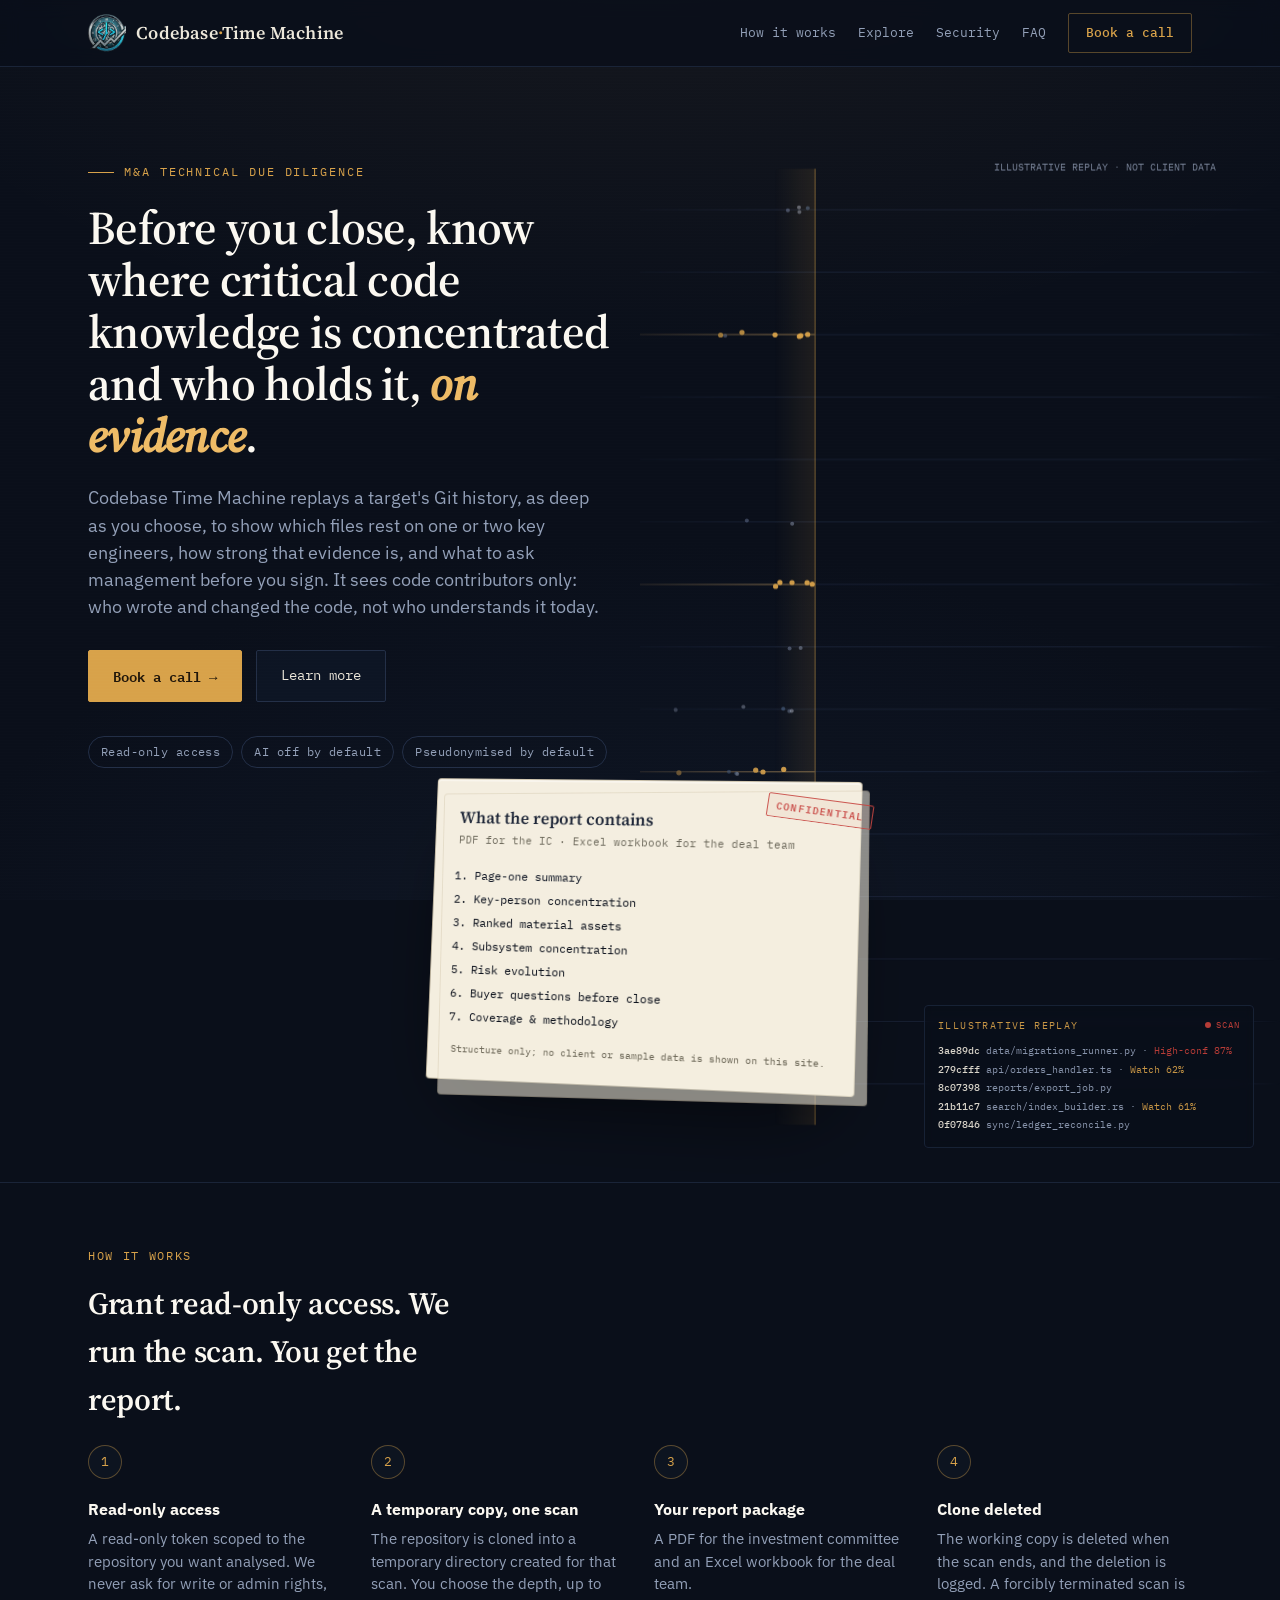
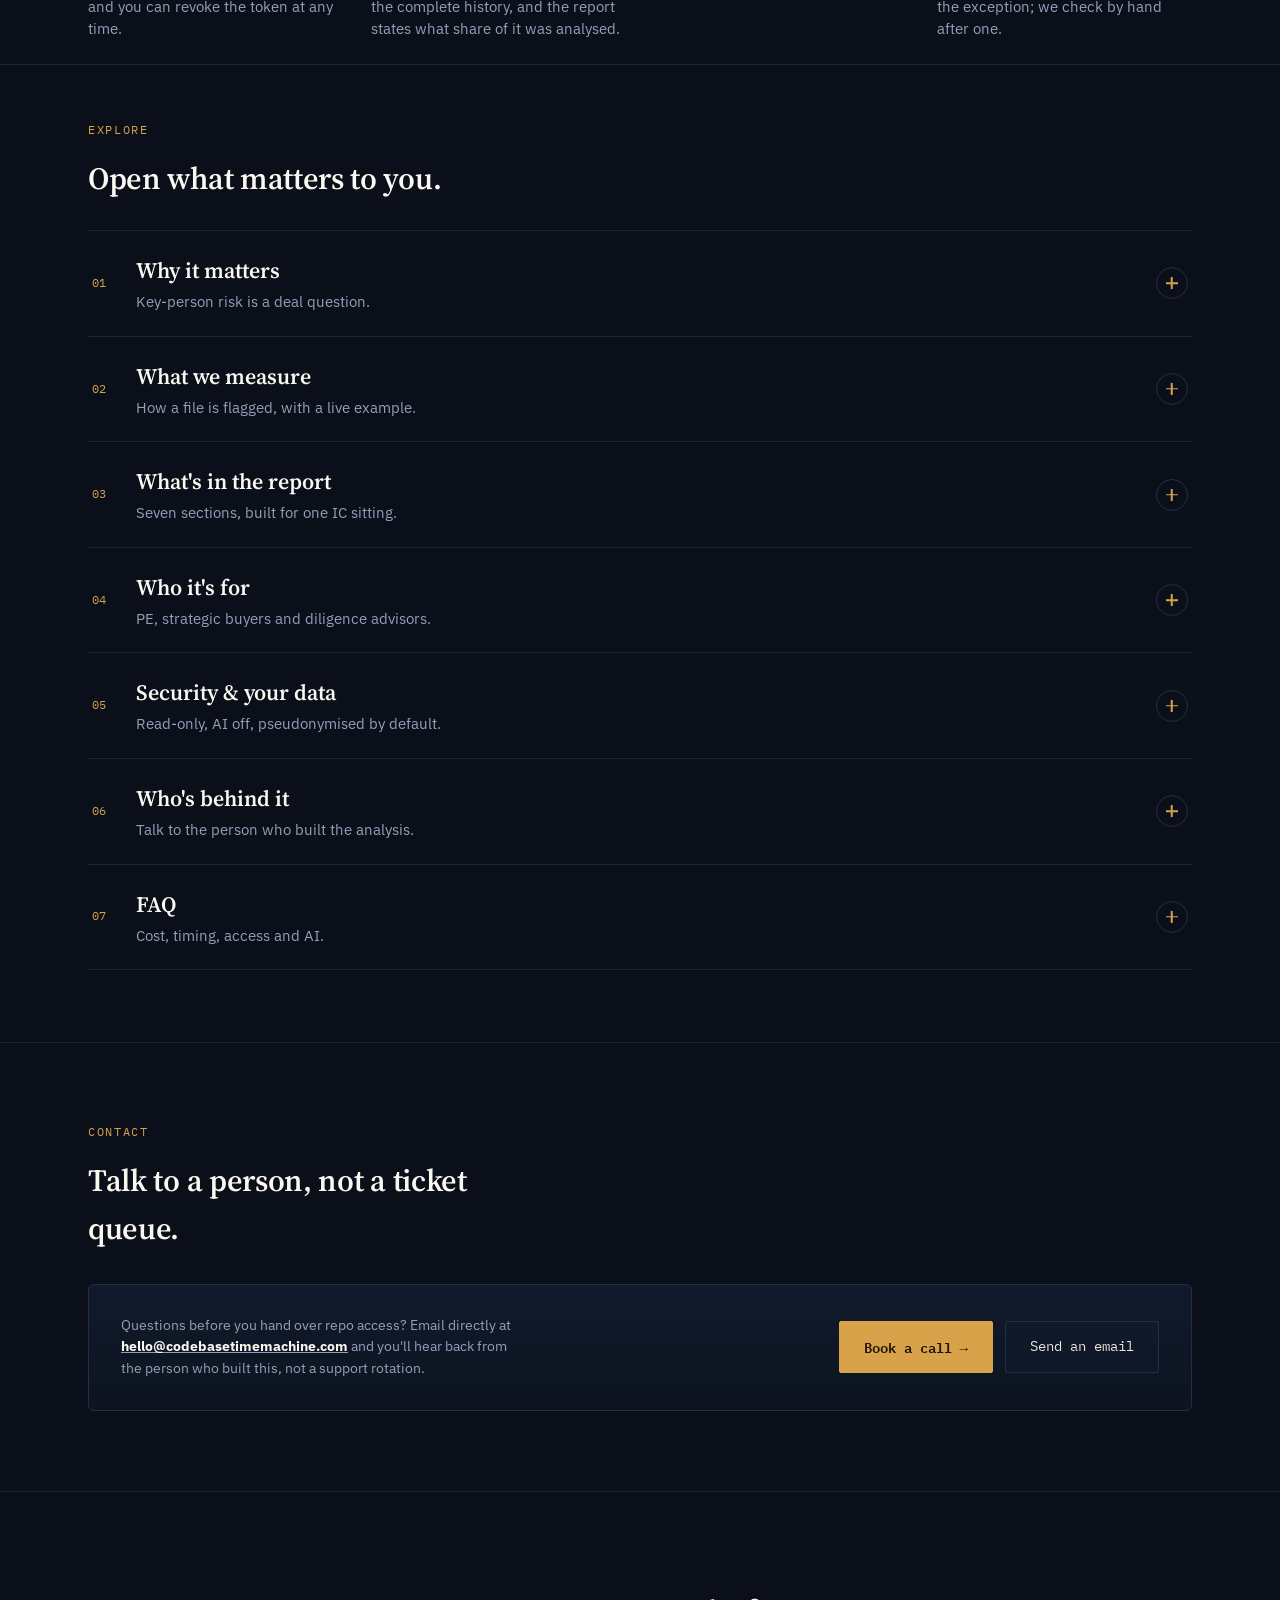
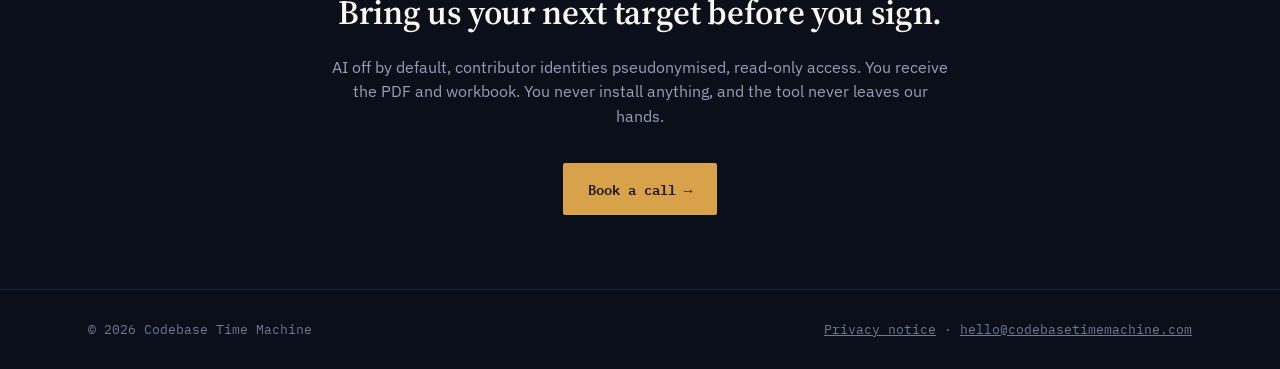
<file: index.html>
<!DOCTYPE html>
<html lang="en">
<head>
<meta charset="UTF-8">
<meta name="viewport" content="width=device-width, initial-scale=1.0">
<title>Codebase Time Machine — Key-Person Risk Evidence for M&amp;A Diligence</title>
<meta name="description" content="Key-person risk evidence for M&amp;A diligence: where critical code knowledge is concentrated and who holds it, measured from Git history.">
<meta property="og:title" content="Codebase Time Machine — Key-Person Risk Evidence for M&amp;A Diligence">
<meta property="og:description" content="Key-person risk evidence for M&amp;A diligence: where critical code knowledge is concentrated and who holds it, measured from Git history.">
<meta property="og:image" content="https://codebasetimemachine.com/og-image.png">
<meta property="og:type" content="website">
<meta property="og:url" content="https://codebasetimemachine.com/">
<link rel="canonical" href="https://codebasetimemachine.com/">
<meta name="twitter:card" content="summary_large_image">
<meta name="twitter:title" content="Codebase Time Machine — Key-Person Risk Evidence for M&amp;A Diligence">
<meta name="twitter:description" content="Key-person risk evidence for M&amp;A diligence: where critical code knowledge is concentrated and who holds it, measured from Git history.">
<link rel="icon" type="image/png" href="favicon.png">
<link href="assets/fonts.css" rel="stylesheet">
<style>
  :root{
    /* Private-intelligence dossier palette — ink, burnished gold, confidential red, cream paper */
    --ink:#0A0F1A;
    --ink-2:#0E1524;
    --panel:#111A2C;
    --panel-2:#0D1420;
    --line:#232F47;
    --line-soft:#1A2438;
    --text:#ECE7DA;
    --text-strong:#FBF8F1;
    --muted:#93A0B8;
    --muted-2:#6E7B93;
    --gold:#D8A24A;
    --gold-bright:#EEBB66;
    --gold-soft:rgba(216,162,74,0.14);
    --gold-line:rgba(216,162,74,0.38);
    --red:#C6413A;
    --red-soft:rgba(198,65,58,0.16);
    --paper:#F4EEDF;
    --paper-line:#D8CDB4;
    --ink-on-paper:#1B2231;
    --muted-on-paper:#6B6656;
    --ok:#5BB89A;
  }
  *{box-sizing:border-box;margin:0;padding:0;}
  html{scroll-behavior:smooth;}
  body{
    background:var(--ink);
    color:var(--text);
    font-family:'IBM Plex Sans',sans-serif;
    line-height:1.55;
    -webkit-font-smoothing:antialiased;
    overflow-x:hidden;
  }
  /* Subtle grain + vignette over the whole page for the "printed dossier" feel */
  body::before{
    content:'';position:fixed;inset:0;z-index:1;pointer-events:none;
    background:
      radial-gradient(120% 90% at 50% -10%, rgba(216,162,74,0.06), transparent 55%),
      radial-gradient(100% 100% at 50% 120%, rgba(10,15,26,0.6), transparent 60%);
    mix-blend-mode:screen;
  }
  .mono{font-family:'IBM Plex Mono',monospace;}
  .serif{font-family:'Source Serif 4',serif;}
  a{color:inherit;}
  .wrap{max-width:1160px;margin:0 auto;padding:0 28px;position:relative;z-index:2;}

  /* Cinematic scanline + grain overlay — faint "surveillance dossier" texture */
  body::after{
    content:'';position:fixed;inset:0;z-index:3;pointer-events:none;opacity:0.5;
    background:repeating-linear-gradient(0deg, rgba(255,255,255,0.018) 0, rgba(255,255,255,0.018) 1px, transparent 1px, transparent 3px);
    mix-blend-mode:overlay;
  }

  /* Cursor-tracked gold glow inside the hero */
  .hero-glow{
    position:absolute;z-index:1;width:520px;height:520px;left:0;top:0;pointer-events:none;
    transform:translate(-50%,-50%);opacity:0;transition:opacity .6s ease;
    background:radial-gradient(circle, rgba(216,162,74,0.16), transparent 62%);
    will-change:transform;
  }
  .hero:hover .hero-glow{opacity:1;}

  /* Live "scan" HUD ticker over the history replay */
  .scan-hud{
    position:absolute;z-index:4;right:26px;bottom:34px;width:330px;pointer-events:none;
    background:rgba(10,15,26,0.5);border:1px solid var(--line-soft);border-radius:4px;
    backdrop-filter:blur(4px);padding:12px 13px;opacity:0;transition:opacity 1s ease;
  }
  .scan-hud.on{opacity:0.92;}
  .scan-hud .hud-top{display:flex;justify-content:space-between;align-items:center;margin-bottom:9px;}
  .scan-hud .hud-title{font-family:'IBM Plex Mono',monospace;font-size:10px;letter-spacing:0.14em;text-transform:uppercase;color:var(--gold);}
  .scan-hud .hud-live{font-family:'IBM Plex Mono',monospace;font-size:9px;letter-spacing:0.1em;color:var(--red);display:flex;align-items:center;gap:5px;}
  .scan-hud .hud-live::before{content:'';width:6px;height:6px;border-radius:50%;background:var(--red);animation:blink 1.1s steps(2) infinite;}
  @keyframes blink{50%{opacity:0.25;}}
  .scan-hud .hud-line{font-family:'IBM Plex Mono',monospace;font-size:10px;color:var(--muted);line-height:1.85;white-space:nowrap;overflow:hidden;text-overflow:ellipsis;}
  .scan-hud .hud-line b{color:var(--text);font-weight:500;}
  .scan-hud .hud-line .h-crit{color:var(--red);}
  .scan-hud .hud-line .h-watch{color:var(--gold);}
  @media (max-width:1040px){ .scan-hud{display:none;} }

  /* ---------- NAV ---------- */
  nav{
    position:sticky;top:0;z-index:60;
    background:rgba(10,15,26,0.78);
    backdrop-filter:blur(10px);
    border-bottom:1px solid var(--line-soft);
  }
  nav .wrap{display:flex;align-items:center;justify-content:space-between;height:66px;}
  .brand{font-family:'Source Serif 4',serif;font-weight:600;font-size:18px;letter-spacing:0.01em;display:flex;align-items:center;gap:10px;}
  .brand .dot{color:var(--gold);}
  .nav-links{display:flex;align-items:center;gap:22px;}
  .nav-link{
    font-family:'IBM Plex Mono',monospace;font-size:13px;color:var(--muted);text-decoration:none;transition:color .15s;
  }
  .nav-link:hover{color:var(--text);}
  .nav-cta{
    font-family:'IBM Plex Mono',monospace;font-size:13px;font-weight:500;
    padding:9px 17px;border:1px solid var(--gold-line);border-radius:2px;color:var(--gold);
    text-decoration:none;transition:background .15s, color .15s, box-shadow .15s;white-space:nowrap;
  }
  .nav-cta:hover{background:var(--gold);color:var(--ink);box-shadow:0 6px 22px var(--gold-soft);}
  .brand span{white-space:nowrap;}
  .nav-menu-btn{display:none;flex-shrink:0;width:44px;height:44px;background:transparent;border:1px solid var(--line-soft);border-radius:2px;color:var(--text);cursor:pointer;align-items:center;justify-content:center;}
  .nav-menu-btn svg{width:20px;height:20px;}
  .nav-panel{display:none;}
  @media (max-width:820px){
    .nav-links{display:none;}
    .nav-menu-btn{display:inline-flex;}
    .brand{font-size:16px;gap:8px;}
    .brand img{height:32px !important;}
    nav.open .nav-panel{display:block;border-top:1px solid var(--line-soft);background:rgba(10,15,26,0.97);}
    .nav-panel a{display:flex;align-items:center;min-height:48px;padding:0 28px;font-family:'IBM Plex Mono',monospace;font-size:14px;color:var(--text);text-decoration:none;border-bottom:1px solid var(--line-soft);}
    .nav-panel a.nav-panel-cta{color:var(--gold);}
  }

  /* ---------- HERO ---------- */
  .hero{position:relative;padding:96px 0 84px;overflow:hidden;}
  #scene{
    position:absolute;inset:0;width:100%;height:100%;z-index:0;
    /* keep text readable: the replay lives in the right half, away from the copy */
    -webkit-mask-image:linear-gradient(90deg, transparent 46%, #000 60%, #000 96%, transparent 100%);
            mask-image:linear-gradient(90deg, transparent 46%, #000 60%, #000 96%, transparent 100%);
    opacity:0;transition:opacity 1.2s ease;
  }
  #scene.ready{opacity:1;}
  .hero-grid{display:grid;grid-template-columns:minmax(0,1.02fr) minmax(0,0.98fr);gap:52px;align-items:center;position:relative;z-index:3;}
  .hero-grid>*{min-width:0;}
  .eyebrow{
    font-family:'IBM Plex Mono',monospace;font-size:12px;letter-spacing:0.16em;text-transform:uppercase;
    color:var(--gold);margin-bottom:20px;display:flex;align-items:center;gap:10px;
  }
  .eyebrow::before{content:'';width:26px;height:1px;background:var(--gold);display:inline-block;}
  h1{
    font-family:'Source Serif 4',serif;font-weight:600;font-size:47px;line-height:1.11;
    letter-spacing:-0.015em;color:var(--text-strong);margin-bottom:22px;
  }
  h1 em{font-style:italic;color:var(--gold-bright);}
  .hero p.lede{font-size:17.5px;color:var(--muted);max-width:47ch;margin-bottom:30px;}
  .hero-ctas{display:flex;gap:14px;flex-wrap:wrap;margin-bottom:34px;}
  .btn-primary{
    background:var(--gold);color:#20160A;font-family:'IBM Plex Mono',monospace;font-weight:600;font-size:14px;
    padding:14px 24px;border-radius:2px;text-decoration:none;display:inline-block;
    transition:transform .15s, box-shadow .15s;border:1px solid var(--gold);cursor:pointer;
  }
  .btn-primary:hover{transform:translateY(-1px);box-shadow:0 8px 26px rgba(216,162,74,0.28);}
  .btn-secondary{
    border:1px solid var(--line);color:var(--text);font-family:'IBM Plex Mono',monospace;font-size:14px;
    padding:14px 24px;border-radius:2px;text-decoration:none;display:inline-block;transition:border-color .15s, color .15s;
    background:rgba(17,26,44,0.5);cursor:pointer;
  }
  .btn-secondary:hover{border-color:var(--gold-line);color:var(--gold);}

  /* Hero stat band */
  .hero-stats{display:flex;gap:34px;flex-wrap:wrap;border-top:1px solid var(--line-soft);padding-top:22px;}
  .hero-stat .n{font-family:'Source Serif 4',serif;font-size:26px;font-weight:600;color:var(--text-strong);line-height:1;}
  .hero-stat .l{font-family:'IBM Plex Mono',monospace;font-size:11px;letter-spacing:0.06em;text-transform:uppercase;color:var(--muted-2);margin-top:7px;}

  /* ---------- SIGNATURE: report card mockup (foreground, floats over the replay) ---------- */
  .doc-stage{position:relative;display:flex;justify-content:center;padding:12px 0;perspective:1400px;}
  .doc-card{
    background:var(--paper);color:var(--ink-on-paper);border-radius:3px;
    width:100%;max-width:430px;padding:26px 24px 22px;
    box-shadow:0 40px 80px -28px rgba(0,0,0,0.7), 0 0 0 1px var(--paper-line), 0 2px 0 rgba(255,255,255,0.4) inset;
    font-family:'IBM Plex Sans',sans-serif;position:relative;
    transform:rotateY(-9deg) rotateX(3deg) rotateZ(1.5deg);
    transform-style:preserve-3d;transition:transform .3s ease;
  }
  .doc-card::after{ /* stacked-paper depth */
    content:'';position:absolute;inset:0;border-radius:3px;z-index:-1;
    background:var(--paper);box-shadow:0 0 0 1px var(--paper-line);
    transform:translate(10px,12px) rotateZ(-1deg);opacity:0.55;
  }
  .doc-stamp{
    position:absolute;top:16px;right:-12px;
    font-family:'IBM Plex Mono',monospace;font-size:10px;font-weight:600;letter-spacing:0.12em;
    color:var(--red);border:1.5px solid var(--red);padding:3px 8px;border-radius:2px;
    transform:rotate(7deg);opacity:0.9;background:rgba(198,65,58,0.06);
  }
  .doc-card h3{font-family:'Source Serif 4',serif;font-size:17px;font-weight:600;margin-bottom:2px;color:var(--ink-on-paper);}
  .doc-sub{font-size:11px;color:var(--muted-on-paper);margin-bottom:16px;font-family:'IBM Plex Mono',monospace;}
  table.doc-table{width:100%;border-collapse:collapse;font-size:11px;}
  table.doc-table th{
    text-align:left;font-family:'IBM Plex Mono',monospace;font-weight:600;font-size:9.5px;
    text-transform:uppercase;letter-spacing:0.04em;color:var(--muted-on-paper);
    border-bottom:1.5px solid var(--paper-line);padding:6px 6px 6px 0;
  }
  table.doc-table td{padding:8px 6px 8px 0;border-bottom:1px solid var(--paper-line);font-family:'IBM Plex Mono',monospace;font-size:11px;overflow-wrap:normal;hyphens:auto;-webkit-hyphens:auto;}
  .tier-critical{color:var(--red);font-weight:600;}
  .tier-watch{color:#9A6B00;font-weight:600;}
  .doc-foot{margin-top:14px;font-size:9.5px;color:var(--muted-on-paper);font-family:'IBM Plex Mono',monospace;}

  /* ---------- VALIDATED / PROOF BAND ---------- */
  .band{border-top:1px solid var(--line-soft);border-bottom:1px solid var(--line-soft);background:var(--ink-2);}
  .band .wrap{display:flex;align-items:center;gap:30px;flex-wrap:wrap;padding:22px 28px;}
  .band-label{font-family:'IBM Plex Mono',monospace;font-size:11px;letter-spacing:0.14em;text-transform:uppercase;color:var(--muted-2);white-space:nowrap;}
  .band-items{display:flex;gap:26px;flex-wrap:wrap;align-items:center;}
  .band-item{display:flex;align-items:baseline;gap:9px;}
  .band-item .repo{font-family:'Source Serif 4',serif;font-size:17px;font-weight:600;color:var(--text-strong);}
  .band-item .meta{font-family:'IBM Plex Mono',monospace;font-size:11px;color:var(--muted-2);}

  /* ---------- SECTION shared ---------- */
  section{padding:80px 0;border-top:1px solid var(--line-soft);position:relative;}
  .section-label{
    font-family:'IBM Plex Mono',monospace;font-size:12px;letter-spacing:0.14em;text-transform:uppercase;
    color:var(--gold);margin-bottom:14px;
  }
  h2{font-family:'Source Serif 4',serif;font-weight:600;font-size:31px;color:var(--text-strong);margin-bottom:18px;max-width:24ch;letter-spacing:-0.01em;}
  .lead-text{color:var(--muted);font-size:16px;max-width:62ch;}

  /* Scroll reveal */
  .reveal{opacity:0;transform:translateY(22px);transition:opacity .7s ease, transform .7s ease;}
  .reveal.in{opacity:1;transform:none;}

  /* ---------- PROBLEM ---------- */
  .problem-quote{
    font-family:'Source Serif 4',serif;font-style:italic;font-size:23px;line-height:1.5;color:var(--text-strong);
    max-width:62ch;border-left:2px solid var(--gold);padding-left:24px;margin-top:26px;
  }
  .consequence{display:grid;grid-template-columns:repeat(3,1fr);gap:20px;margin-top:38px;}
  .consq{background:linear-gradient(180deg,var(--panel),var(--panel-2));border:1px solid var(--line);border-radius:6px;padding:22px 22px;border-top:2px solid var(--red);}
  .consq-tag{font-family:'IBM Plex Mono',monospace;font-size:11px;letter-spacing:0.1em;text-transform:uppercase;color:var(--gold);margin-bottom:10px;}
  .consq p{font-size:14px;color:var(--muted);line-height:1.55;}
  @media (max-width:820px){ .consequence{grid-template-columns:1fr;} }

  /* ---------- WHAT THE BUYER LEARNS ---------- */
  .learn{margin-top:40px;display:grid;grid-template-columns:1fr 1fr;gap:0;border:1px solid var(--line);border-radius:8px;overflow:hidden;box-shadow:0 30px 70px -40px rgba(0,0,0,0.7);}
  .learn-finding{background:linear-gradient(160deg,#141d30,#0d1420);padding:32px 30px;border-right:1px solid var(--line);position:relative;}
  .learn-badge{display:inline-block;font-family:'IBM Plex Mono',monospace;font-size:11px;letter-spacing:0.08em;color:var(--red);border:1px solid var(--red);border-radius:2px;padding:5px 10px;margin-bottom:18px;background:var(--red-soft);}
  .learn-headline{font-family:'Source Serif 4',serif;font-size:22px;line-height:1.4;color:var(--text-strong);}
  .learn-headline strong{color:var(--gold-bright);}
  .learn-meta{margin-top:18px;font-family:'IBM Plex Mono',monospace;font-size:10.5px;letter-spacing:0.06em;color:var(--muted-2);}
  .learn-so{background:linear-gradient(160deg,var(--panel),var(--panel-2));padding:32px 30px;}
  .learn-so-label{font-family:'IBM Plex Mono',monospace;font-size:11px;letter-spacing:0.12em;text-transform:uppercase;color:var(--gold);margin-bottom:16px;}
  .learn-so ul{list-style:none;}
  .learn-so li{font-size:14px;color:var(--muted);line-height:1.55;padding:11px 0;border-bottom:1px solid var(--line-soft);}
  .learn-so li:last-child{border-bottom:none;}
  .learn-so li strong{color:var(--text-strong);font-weight:600;}
  @media (max-width:820px){ .learn{grid-template-columns:1fr;} .learn-finding{border-right:none;border-bottom:1px solid var(--line);} }

  /* ---------- HOW IT WORKS ---------- */
  .steps{display:grid;grid-template-columns:repeat(4,1fr);gap:0;margin-top:46px;position:relative;}
  .steps::before{
    content:'';position:absolute;top:17px;left:6%;right:6%;height:1px;
    background:linear-gradient(90deg, var(--line), var(--gold), var(--line));opacity:.55;
  }
  .step{position:relative;padding-right:22px;}
  .step-num{
    width:34px;height:34px;border-radius:50%;background:var(--panel-2);border:1px solid var(--gold-line);
    display:flex;align-items:center;justify-content:center;font-family:'IBM Plex Mono',monospace;
    font-size:13px;color:var(--gold);margin-bottom:18px;position:relative;z-index:2;
  }
  .step h4{font-size:15px;font-weight:600;color:var(--text-strong);margin-bottom:8px;}
  .step p{font-size:13.5px;color:var(--muted);}

  /* ---------- OWNERSHIP MAP (SVG, assembles on scroll) ---------- */
  .map-wrap{margin-top:44px;display:grid;grid-template-columns:1.1fr 0.9fr;gap:44px;align-items:center;}
  .map-stage{
    background:linear-gradient(180deg,var(--panel),var(--panel-2));border:1px solid var(--line);border-radius:6px;
    padding:26px;position:relative;overflow:hidden;
  }
  .map-legend{display:flex;gap:18px;margin-top:16px;flex-wrap:wrap;}
  .map-legend span{font-family:'IBM Plex Mono',monospace;font-size:11px;color:var(--muted);display:flex;align-items:center;gap:7px;}
  .lg-dot{width:10px;height:10px;border-radius:50%;display:inline-block;}
  .map-copy h3{font-family:'Source Serif 4',serif;font-size:22px;color:var(--text-strong);margin-bottom:14px;}
  .map-copy p{color:var(--muted);font-size:15px;margin-bottom:14px;}
  .map-copy .tick{color:var(--gold);}
  /* time-machine scrubber */
  .tm-head{display:flex;justify-content:space-between;align-items:center;gap:12px;margin-bottom:14px;}
  .tm-title{font-family:'IBM Plex Mono',monospace;font-size:10px;letter-spacing:0.16em;text-transform:uppercase;color:var(--muted-2);}
  .tm-count{font-family:'IBM Plex Mono',monospace;font-size:11px;font-weight:600;color:var(--red);border:1px solid var(--red);background:var(--red-soft);border-radius:2px;padding:4px 10px;white-space:nowrap;transition:color .2s,border-color .2s,background .2s;}
  .tm-count.zero{color:var(--muted-2);border-color:var(--line);background:transparent;}
  #tm-canvas{display:block;width:100%;height:auto;border-radius:4px;cursor:crosshair;}
  .tm-controls{display:flex;align-items:center;gap:14px;margin-top:16px;}
  .tm-play{font-family:'IBM Plex Mono',monospace;font-size:11px;color:var(--gold);background:rgba(216,162,74,0.08);border:1px solid var(--gold-line);border-radius:2px;padding:7px 12px;cursor:pointer;white-space:nowrap;transition:background .15s,color .15s;}
  .tm-play:hover{background:var(--gold);color:var(--ink);}
  .tm-range{-webkit-appearance:none;appearance:none;flex:1;min-width:0;height:3px;border-radius:2px;background:var(--line);outline:none;cursor:pointer;}
  .tm-range::-webkit-slider-thumb{-webkit-appearance:none;appearance:none;width:15px;height:15px;border-radius:50%;background:var(--gold);border:2px solid var(--ink);cursor:grab;box-shadow:0 0 0 1px var(--gold-line);}
  .tm-range::-moz-range-thumb{width:15px;height:15px;border-radius:50%;background:var(--gold);border:2px solid var(--ink);cursor:grab;}
  .tm-time{font-family:'IBM Plex Mono',monospace;font-size:10.5px;color:var(--muted-2);white-space:nowrap;min-width:40px;text-align:right;}
  .tm-note{margin-top:12px;font-size:11px;color:var(--muted-2);font-style:italic;line-height:1.5;}

  /* ---------- REPORT CONTENTS (toc) ---------- */
  .toc{margin-top:42px;border-top:1px solid var(--line-soft);}
  .toc-row{
    display:grid;grid-template-columns:44px 1fr auto;gap:20px;align-items:start;
    padding:20px 0;border-bottom:1px solid var(--line-soft);transition:background .2s;
  }
  .toc-row:hover{background:rgba(216,162,74,0.04);}
  .toc-num{font-family:'IBM Plex Mono',monospace;color:var(--gold);font-size:14px;padding-top:2px;}
  .toc-row h4{font-size:16px;font-weight:600;color:var(--text-strong);margin-bottom:5px;}
  .toc-row p{font-size:13.5px;color:var(--muted);max-width:58ch;}
  .toc-tag{
    font-family:'IBM Plex Mono',monospace;font-size:10.5px;color:var(--gold);border:1px solid var(--gold-line);
    padding:4px 9px;border-radius:2px;white-space:nowrap;height:fit-content;
  }

  /* ---------- SELF-SERVE SAMPLE ---------- */
  .sample-teaser{
    margin-top:32px;background:linear-gradient(180deg,var(--panel),var(--panel-2));border:1px solid var(--line);border-radius:6px;
    padding:30px 32px;display:flex;justify-content:space-between;align-items:center;gap:24px;flex-wrap:wrap;
  }
  .sample-teaser p{color:var(--muted);font-size:14px;max-width:52ch;}
  .sample-teaser strong{color:var(--text-strong);}
  .sample-dossier{margin-top:26px;display:none;}
  .sample-dossier.open{display:block;animation:fade .5s ease;}
  @keyframes fade{from{opacity:0;transform:translateY(10px);}to{opacity:1;transform:none;}}
  .dossier{
    background:var(--paper);color:var(--ink-on-paper);border-radius:4px;overflow:hidden;
    box-shadow:0 40px 90px -30px rgba(0,0,0,0.7), 0 0 0 1px var(--paper-line);
    font-family:'IBM Plex Sans',sans-serif;
  }
  .dossier-head{padding:26px 30px 20px;border-bottom:2px solid var(--paper-line);display:flex;justify-content:space-between;align-items:flex-start;gap:20px;flex-wrap:wrap;position:relative;}
  .dossier-head h3{font-family:'Source Serif 4',serif;font-size:22px;font-weight:700;color:var(--ink-on-paper);}
  .dossier-head .sub{font-family:'IBM Plex Mono',monospace;font-size:11px;color:var(--muted-on-paper);margin-top:6px;}
  .dossier-conf{font-family:'IBM Plex Mono',monospace;font-size:10px;font-weight:600;letter-spacing:0.12em;color:var(--red);border:1.5px solid var(--red);padding:4px 10px;border-radius:2px;transform:rotate(3deg);height:fit-content;}
  .dossier-body{padding:24px 30px 30px;}
  .d-grid{display:grid;grid-template-columns:repeat(4,1fr);gap:16px;margin-bottom:26px;}
  .d-stat{background:#EDE5D2;border:1px solid var(--paper-line);border-radius:3px;padding:14px;}
  .d-stat .n{font-family:'Source Serif 4',serif;font-size:24px;font-weight:700;color:var(--ink-on-paper);line-height:1;}
  .d-stat .l{font-family:'IBM Plex Mono',monospace;font-size:9.5px;letter-spacing:0.05em;text-transform:uppercase;color:var(--muted-on-paper);margin-top:8px;}
  .d-section-label{font-family:'IBM Plex Mono',monospace;font-size:10px;letter-spacing:0.12em;text-transform:uppercase;color:var(--muted-on-paper);margin:22px 0 12px;border-bottom:1px solid var(--paper-line);padding-bottom:8px;}
  table.d-table{width:100%;border-collapse:collapse;font-size:12px;}
  table.d-table th{text-align:left;font-family:'IBM Plex Mono',monospace;font-weight:600;font-size:9.5px;text-transform:uppercase;letter-spacing:0.04em;color:var(--muted-on-paper);padding:8px 8px 8px 0;border-bottom:1.5px solid var(--paper-line);}
  table.d-table td{padding:10px 8px 10px 0;border-bottom:1px solid var(--paper-line);font-family:'IBM Plex Mono',monospace;font-size:11.5px;color:var(--ink-on-paper);overflow-wrap:anywhere;}
  .sample-dossier .dossier-body{overflow-x:auto;}
  .d-brief{background:#EDE5D2;border-left:3px solid var(--red);border-radius:0 3px 3px 0;padding:16px 18px;margin-top:14px;}
  .d-brief h4{font-family:'Source Serif 4',serif;font-size:15px;color:var(--ink-on-paper);margin-bottom:6px;}
  .d-brief p{font-size:12.5px;color:#4A4636;margin-bottom:8px;}
  .d-brief .lbl{font-family:'IBM Plex Mono',monospace;font-size:9.5px;text-transform:uppercase;letter-spacing:0.06em;color:var(--muted-on-paper);}
  .d-redact{background:#2A2A2A;color:#2A2A2A;border-radius:2px;user-select:none;}
  .dossier-foot{padding:14px 30px;background:#EDE5D2;border-top:1px solid var(--paper-line);font-family:'IBM Plex Mono',monospace;font-size:10px;color:var(--muted-on-paper);display:flex;justify-content:space-between;flex-wrap:wrap;gap:10px;}
  @media (max-width:640px){ .d-grid{grid-template-columns:repeat(2,1fr);} }

  /* ---------- COMPARE TABLE ---------- */
  .compare-table{width:100%;border-collapse:collapse;margin-top:36px;font-size:13.5px;}
  .compare-table th, .compare-table td{padding:15px 16px;border-bottom:1px solid var(--line-soft);text-align:left;vertical-align:top;}
  .compare-table th{font-family:'IBM Plex Mono',monospace;font-size:11.5px;text-transform:uppercase;letter-spacing:0.05em;color:var(--muted);font-weight:600;}
  .compare-table th.us-col, .compare-table td.us-col{background:var(--gold-soft);border-left:1px solid var(--gold-line);border-right:1px solid var(--gold-line);}
  .compare-table th.us-col{color:var(--gold);}
  .compare-table td{color:var(--muted);}
  .compare-table td.us-col{color:var(--text);}
  .compare-row-label{color:var(--text) !important;font-weight:500;}
  .compare-table-scroll{overflow-x:auto;}
  @media (max-width:700px){
    /* Phone: each row becomes a card, CTM first, so nothing sits off-screen. */
    .compare-table, .compare-table tbody, .compare-table tr, .compare-table td{display:block;width:100%;}
    .compare-table tr:first-child{display:none;}
    .compare-table tr{border:1px solid var(--line);border-radius:6px;margin-bottom:14px;overflow:hidden;}
    .compare-table td{border-bottom:1px solid var(--line-soft);padding:10px 14px;font-size:13px;}
    .compare-table td:last-child{border-bottom:none;}
    .compare-table td.us-col{border-left:none;border-right:none;}
    .compare-table td[data-label]::before{content:attr(data-label);display:block;font-family:'IBM Plex Mono',monospace;font-size:10.5px;letter-spacing:0.06em;text-transform:uppercase;color:var(--muted-2);margin-bottom:3px;}
    .compare-table td.us-col[data-label]::before{color:var(--gold);}
  }

  /* ---------- WHERE IT FITS (P2) ---------- */
  .fit-flow{
    margin-top:40px;display:grid;grid-template-columns:repeat(6,1fr);gap:0;position:relative;
    border:1px solid var(--line);border-radius:8px;padding:26px 10px 22px;background:linear-gradient(180deg,var(--panel),var(--panel-2));
  }
  .fit-flow::before{content:'';position:absolute;top:38px;left:9%;right:9%;height:2px;background:linear-gradient(90deg,var(--line),var(--gold),var(--line));opacity:.5;}
  .fit-stage{position:relative;text-align:center;padding:0 6px;}
  .fit-stage .fs-dot{width:13px;height:13px;border-radius:50%;background:var(--panel-2);border:2px solid var(--line);display:block;margin:6px auto 14px;position:relative;z-index:2;}
  .fit-stage.on .fs-dot{background:var(--gold);border-color:var(--gold);box-shadow:0 0 0 4px var(--gold-soft);}
  .fit-stage .fs-name{font-family:'IBM Plex Mono',monospace;font-size:11.5px;color:var(--muted);letter-spacing:0.02em;}
  .fit-stage.on .fs-name{color:var(--text-strong);font-weight:500;}
  .fit-stage .fs-tag{margin-top:7px;font-family:'IBM Plex Mono',monospace;font-size:9.5px;line-height:1.35;color:var(--gold);}
  .fit-cards{margin-top:26px;display:grid;grid-template-columns:repeat(3,1fr);gap:20px;}
  .fit-card{background:linear-gradient(180deg,var(--panel),var(--panel-2));border:1px solid var(--line);border-radius:6px;padding:26px 24px;border-top:2px solid var(--gold);}
  .fit-role{font-family:'IBM Plex Mono',monospace;font-size:11px;letter-spacing:0.1em;text-transform:uppercase;color:var(--gold);margin-bottom:12px;}
  .fit-lead{font-family:'Source Serif 4',serif;font-size:17px;color:var(--text-strong);line-height:1.4;margin-bottom:16px;}
  .fit-card ul{list-style:none;}
  .fit-card li{font-size:13.5px;color:var(--muted);line-height:1.5;padding:8px 0;padding-left:20px;position:relative;border-bottom:1px solid var(--line-soft);}
  .fit-card li:last-child{border-bottom:none;}
  .fit-card li::before{content:'→';position:absolute;left:0;color:var(--gold);font-family:'IBM Plex Mono',monospace;}
  @media (max-width:820px){
    .fit-flow{grid-template-columns:repeat(3,1fr);row-gap:22px;}
    .fit-flow::before{display:none;}
    .fit-cards{grid-template-columns:1fr;}
  }
  @media (max-width:520px){ .fit-flow{grid-template-columns:repeat(2,1fr);} }

  /* ---------- SECURITY ---------- */
  .sec-list{margin-top:32px;display:grid;grid-template-columns:1fr 1fr;gap:20px 40px;}
  .sec-item{display:flex;gap:14px;}
  .sec-check{color:var(--ok);font-family:'IBM Plex Mono',monospace;font-size:14px;padding-top:1px;}
  .sec-item p{font-size:14px;color:var(--muted);}
  .sec-no{color:var(--muted-2);}
  @media (max-width:700px){ .mail-link{display:inline-block;padding:12px 0;min-height:44px;line-height:20px;} .tm-range{height:44px;background:transparent;} .tm-range::-webkit-slider-runnable-track{height:3px;background:var(--line);border-radius:2px;} .tm-range::-webkit-slider-thumb{margin-top:-6px;} .tm-play{min-height:44px;} .nav-cta{min-height:44px;display:inline-flex;align-items:center;} }
  .sec-sub{margin:34px 0 10px;font-family:'Source Serif 4',serif;font-size:22px;color:var(--text-strong);}
  .sec-item strong{color:var(--text);}
  .sec-note{margin-top:28px;font-size:13px;color:var(--muted);font-style:italic;max-width:64ch;border-left:2px solid var(--line);padding-left:16px;}

  /* ---------- FOUNDER ---------- */
  .founder{margin-top:34px;background:linear-gradient(180deg,var(--panel),var(--panel-2));border:1px solid var(--line);border-radius:6px;padding:32px 34px;border-left:3px solid var(--gold);}
  .founder-body{min-width:0;max-width:70ch;}
  .founder-body p{color:var(--muted);font-size:15px;margin-bottom:14px;}
  .founder-body .sig{font-family:'Source Serif 4',serif;font-style:italic;font-size:17px;color:var(--text-strong);}
  .founder-body .role{font-family:'IBM Plex Mono',monospace;font-size:11.5px;color:var(--muted-2);margin-top:4px;}

  /* ---------- FAQ ---------- */
  .faq{margin-top:36px;border-top:1px solid var(--line-soft);}
  .faq-item{border-bottom:1px solid var(--line-soft);}
  .faq-item summary{padding:20px 0;font-size:15.5px;font-weight:600;color:var(--text-strong);cursor:pointer;list-style:none;display:flex;justify-content:space-between;align-items:center;gap:16px;}
  .faq-item summary::-webkit-details-marker{display:none;}
  .faq-item summary::after{content:'+';font-family:'IBM Plex Mono',monospace;color:var(--gold);font-size:20px;flex-shrink:0;transition:transform .2s;}
  .faq-item[open] summary::after{transform:rotate(45deg);}
  .faq-item p{padding-bottom:20px;color:var(--muted);font-size:14px;max-width:70ch;}

  /* ---------- CONTACT ---------- */
  .contact-box{margin-top:32px;display:flex;justify-content:space-between;align-items:center;flex-wrap:wrap;gap:20px;background:linear-gradient(180deg,var(--panel),var(--panel-2));border:1px solid var(--line);border-radius:6px;padding:30px 32px;}
  .contact-box p{color:var(--muted);font-size:14px;max-width:50ch;}
  .contact-box p strong{color:var(--text-strong);}
  .contact-actions{display:flex;gap:12px;flex-wrap:wrap;}
  .cta-final{text-align:center;padding:94px 0 74px;position:relative;overflow:hidden;}
  .cta-final h2{max-width:none;margin:0 auto 16px;font-size:34px;}
  .cta-final .lead-text{margin:0 auto 34px;}
  footer{border-top:1px solid var(--line-soft);padding:30px 0;}
  footer .wrap{display:flex;justify-content:space-between;align-items:center;flex-wrap:wrap;gap:12px;}
  footer p{font-size:12.5px;color:var(--muted-2);font-family:'IBM Plex Mono',monospace;}

  @media (prefers-reduced-motion: reduce){
    html{scroll-behavior:auto;}
    .reveal{opacity:1;transform:none;transition:none;}
    #scene{opacity:1;}
  }

  /* ---------- RESPONSIVE ---------- */
  @media (max-width: 900px){
    .hero-grid{grid-template-columns:minmax(0,1fr);gap:44px;}
    h1{font-size:37px;}
    #scene{-webkit-mask-image:none;mask-image:none;opacity:0.8;}
    #scene.ready{opacity:0.8;}
    .steps{grid-template-columns:1fr 1fr;row-gap:32px;}
    .steps::before{display:none;}
    .sec-list{grid-template-columns:1fr;}
    .map-wrap{grid-template-columns:1fr;}
    .doc-card{transform:rotateY(-5deg) rotateZ(1deg);max-width:100%;}
  }
  @media (max-width: 700px){ .doc-stage{display:none;} }
  @media (max-width: 520px){
    h1{font-size:30px;}
    .steps{grid-template-columns:1fr;}
    .toc-row{grid-template-columns:32px 1fr;}
    .toc-tag{grid-column:2;justify-self:start;}
    .d-grid{grid-template-columns:1fr 1fr;}
  }
  .nw{white-space:nowrap;}

  /* ---------- Simplified front page: chips, 3 steps, tap-to-open cards ---------- */
  .chips{display:flex;flex-wrap:wrap;gap:8px;margin-top:30px;}
  .chips span{font-family:'IBM Plex Mono',monospace;font-size:11.5px;letter-spacing:0.04em;color:var(--muted);border:1px solid var(--line);border-radius:999px;padding:6px 12px;}
  .doc-list{margin:14px 0 4px 18px;font-family:'IBM Plex Mono',monospace;font-size:12px;color:var(--ink);line-height:2;}
  .how-short{padding:64px 0 24px;}
  .steps3{display:grid;grid-template-columns:repeat(4,minmax(0,1fr));gap:28px;margin-top:22px;}
  .s3 h4{margin:14px 0 6px;color:var(--text-strong);font-size:16px;}
  .s3 p{color:var(--muted);font-size:14.5px;max-width:34ch;}
  .explore{padding:56px 0 72px;}
  .xc-list{margin-top:28px;border-top:1px solid var(--line-soft);}
  .xc{border-bottom:1px solid var(--line-soft);}
  .xc summary{list-style:none;cursor:pointer;display:flex;align-items:center;gap:22px;padding:22px 4px;min-height:44px;}
  .xc summary::-webkit-details-marker{display:none;}
  .xc summary:hover .xc-title{color:var(--gold);}
  .xc summary:focus-visible{outline:2px solid var(--gold);outline-offset:2px;}
  .xc-num{font-family:'IBM Plex Mono',monospace;font-size:12px;color:var(--gold);flex-shrink:0;width:22px;}
  .xc-t{display:flex;flex-direction:column;gap:4px;flex:1;min-width:0;}
  .xc-title{font-family:'Source Serif 4',serif;font-size:22px;font-weight:600;color:var(--text-strong);transition:color .15s;}
  .xc-teaser{color:var(--muted);font-size:14.5px;}
  .xc-icon{width:32px;height:32px;border:1px solid var(--line);border-radius:50%;flex-shrink:0;position:relative;transition:transform .25s,border-color .15s;}
  .xc-icon::before,.xc-icon::after{content:'';position:absolute;left:50%;top:50%;width:12px;height:1.5px;background:var(--gold);transform:translate(-50%,-50%);}
  .xc-icon::after{transform:translate(-50%,-50%) rotate(90deg);}
  .xc[open] .xc-icon{transform:rotate(45deg);border-color:var(--gold-line);}
  .xc-body{padding:4px 0 44px 44px;}
  .xc-h{font-family:'Source Serif 4',serif;font-size:24px;font-weight:600;color:var(--text-strong);margin:0 0 14px;max-width:30ch;line-height:1.25;}
  .xc-body .lead-text{margin-top:0;}
  .xc-sub{margin-top:56px;}
  .xc-body .compare-table-scroll{margin-top:24px;}
  .xc, section[id]{scroll-margin-top:84px;}
  @media (max-width:1040px) and (min-width:701px){ .steps3{grid-template-columns:repeat(2,minmax(0,1fr));} }
  .cta-final .lead-text a{color:inherit;}
  @media (max-width:700px){
    .steps3{grid-template-columns:1fr;gap:18px;}
    .xc summary{gap:14px;padding:18px 0;}
    .xc-title{font-size:19px;}
    .xc-teaser{font-size:13.5px;}
    .xc-body{padding:4px 0 32px 14px;border-left:1px solid var(--line);margin-left:2px;}
    .xc-h{font-size:20px;}
  }
  @media (max-width:520px){ footer .fsep{display:none;} footer p a.mail-link{display:block;} }
  @media (max-width:400px){ .wrap{padding:0 20px;} .band .wrap{padding:22px 20px;} .contact-box{padding:24px 20px;} .contact-box p a{overflow-wrap:anywhere;} .tm-head{flex-wrap:wrap;} .founder{padding:26px 20px;} }
</style>
</head>
<body>

<nav>
  <div class="wrap">
    <div class="brand">
      <img src="logo-icon.png" alt="" style="height:38px;width:auto;display:block;">
      <span>Codebase<span class="dot">·</span>Time Machine</span>
    </div>
    <div class="nav-links">
      <a class="nav-link" href="#how">How it works</a>
      <a class="nav-link" href="#explore">Explore</a>
      <a class="nav-link" href="#security">Security</a>
      <a class="nav-link" href="#faq">FAQ</a>
      <a class="nav-cta" href="https://calendly.com/kindandlovinghearts/30min" target="_blank" rel="noopener">Book a call</a>
    </div>
    <button class="nav-menu-btn" id="nav-menu-btn" type="button" aria-label="Menu" aria-expanded="false" aria-controls="nav-panel"><svg viewBox="0 0 20 20" aria-hidden="true"><path d="M3 5h14M3 10h14M3 15h14" stroke="currentColor" stroke-width="1.6" fill="none"/></svg></button>
  </div>
  <div class="nav-panel" id="nav-panel">
    <a href="#how">How it works</a>
    <a href="#explore">Explore</a>
    <a href="#security">Security</a>
    <a href="#faq">FAQ</a>
    <a class="nav-panel-cta" href="https://calendly.com/kindandlovinghearts/30min" target="_blank" rel="noopener">Book a call →</a>
  </div>
</nav>

<header class="hero">
  <canvas id="scene"></canvas>
  <div class="hero-glow" id="hero-glow"></div>
  <div class="scan-hud" id="scan-hud" aria-hidden="true">
    <div class="hud-top">
      <span class="hud-title">Illustrative replay</span>
      <span class="hud-live">SCAN</span>
    </div>
    <div id="hud-feed"></div>
  </div>
  <div class="wrap hero-grid">
    <div>
      <div class="eyebrow">M&amp;A Technical Due Diligence</div>
      <h1>Before you close, know where critical code knowledge is concentrated and who holds it, <em>on evidence</em>.</h1>
      <p class="lede">Codebase Time Machine replays a target's Git history, as deep as you choose, to show which files rest on one or two key engineers, how strong that evidence is, and what to ask management before you sign. It sees code contributors only: who wrote and changed the code, not who understands it today.</p>
      <div class="hero-ctas">
        <a class="btn-primary" href="https://calendly.com/kindandlovinghearts/30min" target="_blank" rel="noopener">Book a call →</a>
        <a class="btn-secondary" href="#explore">Learn more</a>
      </div>
      <div class="chips"><span>Read-only access</span><span>AI off by default</span><span>Pseudonymised by default</span></div>
      </div>
    </div>
    <div class="doc-stage">
      <div class="doc-card" id="tilt-card">
        <div class="doc-stamp">CONFIDENTIAL</div>
        <h3>What the report contains</h3>
        <div class="doc-sub">PDF for the IC · Excel workbook for the deal team</div>
        <ol class="doc-list">
          <li>Page-one summary</li><li>Key-person concentration</li><li>Ranked material assets</li><li>Subsystem concentration</li><li>Risk evolution</li><li>Buyer questions before close</li><li>Coverage &amp; methodology</li>
        </ol>
        <div class="doc-foot">Structure only; no client or sample data is shown on this site.</div>
      </div>
    </div>
  </div>
</header>

<section id="how" class="how-short">
  <div class="wrap">
    <div class="section-label">How it works</div>
    <h2>Grant read-only access. We run the scan. You get the report.</h2>
    <div class="steps3">
      <div class="s3"><div class="step-num">1</div><h4>Read-only access</h4><p>A read-only token scoped to the repository you want analysed. We never ask for write or admin rights, and you can revoke the token at any time.</p></div>
      <div class="s3"><div class="step-num">2</div><h4>A temporary copy, one scan</h4><p>The repository is cloned into a temporary directory created for that scan. You choose the depth, up to the complete history, and the report states what share of it was analysed.</p></div>
      <div class="s3"><div class="step-num">3</div><h4>Your report package</h4><p>A PDF for the investment committee and an Excel workbook for the deal team.</p></div>
      <div class="s3"><div class="step-num">4</div><h4>Clone deleted</h4><p>The working copy is deleted when the scan ends, and the deletion is logged. A forcibly terminated scan is the exception; we check by hand after one.</p></div>
    </div>
  </div>
</section>

<section id="explore" class="explore">
  <div class="wrap">
    <div class="section-label">Explore</div>
    <h2>Open what matters to&nbsp;you.</h2>
    <div class="xc-list">
      <details class="xc" id="why">
        <summary><span class="xc-num">01</span><span class="xc-t"><span class="xc-title">Why it matters</span><span class="xc-teaser">Key-person risk is a deal question.</span></span><span class="xc-icon" aria-hidden="true"></span></summary>
        <div class="xc-body"><h3 class="xc-h">Who holds the code knowledge is a deal question.</h3>
    <p class="lead-text">CTM adds one question to technical diligence: where the critical code knowledge sits, and whether whole subsystems depend on one or two people who may have no contractual reason to stay past close.</p>
    <p class="problem-quote">If the one person who understands a core subsystem leaves the day after you sign, what breaks, how long until anyone else can safely touch it, and what does that do to your model?</p>
    <div class="consequence">
      <div class="consq">
        <div class="consq-tag">Value at risk</div>
        <p>If only one engineer can safely change a subsystem, the value you are paying for depends on someone who can resign the week after close.</p>
      </div>
      <div class="consq">
        <div class="consq-tag">Integration drag</div>
        <p>A single bottleneck engineer can delay a migration, carve-out or roadmap after the price is already set.</p>
      </div>
      <div class="consq">
        <div class="consq-tag">Deal leverage</div>
        <p>Raised and confirmed before signing, a concentration can shape a retention package or an earn-out condition instead of becoming a post-close surprise.</p>
      </div>
    </div>
  
        </div>
      </details>
      <details class="xc" id="measure">
        <summary><span class="xc-num">02</span><span class="xc-t"><span class="xc-title">What we measure</span><span class="xc-teaser">How a file is flagged, with a live example.</span></span><span class="xc-icon" aria-hidden="true"></span></summary>
        <div class="xc-body"><h3 class="xc-h">Where code knowledge is concentrated, file by file and subsystem by subsystem.</h3>
    <p class="lead-text">We measure what share of each file's changed lines (added and removed, across its whole history) one contributor wrote. That line share is the evidence. A tier is then derived from the line share and the file's commit count against fixed thresholds, not a subjective judgment.</p>
    <div class="map-wrap">
      <div class="map-stage">
        <div class="tm-head">
          <span class="tm-title">Ownership concentration over time · illustrative data</span>
          <span class="tm-count" id="tm-count">0 high-confidence</span>
        </div>
        <canvas id="tm-canvas" role="img" aria-label="Illustrative subsystem map. Drag the timeline to replay a codebase's history: subsystems whose most concentrated file crosses a threshold turn gold or red."></canvas>
        <div class="tm-controls">
          <button id="tm-play" class="tm-play" aria-label="Replay the timeline">▶ Replay</button>
          <input id="tm-range" class="tm-range" type="range" min="0" max="100" value="100" aria-label="Timeline position through repository history">
          <span class="tm-time" id="tm-time">today</span>
        </div>
        <div class="map-legend">
          <span><i class="lg-dot" style="background:var(--red)"></i> High-confidence (&gt;70% line share, 10+ commits)</span>
          <span><i class="lg-dot" style="background:var(--gold)"></i> Watch (&gt;55% line share, 5+ commits)</span>
          <span><i class="lg-dot" style="background:var(--ok)"></i> Distributed</span>
        </div>
        <p class="tm-note">Illustrative data, not a real repository. Each tile is a subsystem, shown with the tier and line share of its most concentrated file. In a report, tiers are assigned per file; subsystems get their own concentration measures.</p>
      </div>
      <div class="map-copy">
        <h3>Three tiers, from fixed thresholds, not guessed.</h3>
        <p><span class="tick mono">High-confidence</span>: 10+ commits on a file, with one contributor writing over 70% of its changed lines (held at Watch when a single commit accounts for most of that contributor's lines). Strong evidence of concentration; confirm with management who maintains it today.</p>
        <p><span class="tick mono">Watch</span>: 5+ commits and over 55% line share. Concentration is visible but the history is shorter; ask who maintains it today.</p>
        <p><span class="tick mono">Distributed</span>: no single contributor reaches the Watch threshold.</p>
        <p>A file with fewer than 5 commits gets no tier, however concentrated it is: so few commits describe a few changes, not a pattern of who holds the knowledge.</p>
      </div>
    </div>
  
        </div>
      </details>
      <details class="xc" id="report">
        <summary><span class="xc-num">03</span><span class="xc-t"><span class="xc-title">What's in the report</span><span class="xc-teaser">Seven sections, built for one IC sitting.</span></span><span class="xc-icon" aria-hidden="true"></span></summary>
        <div class="xc-body"><h3 class="xc-h">Built for a one-sitting IC read.</h3>
    <div class="toc">
      <div class="toc-row">
        <div class="toc-num">01</div>
        <div><h4>Page-one summary</h4><p>What was found, how strong the evidence is, and the highest-priority finding up front.</p></div>
        <div class="toc-tag">PDF</div>
      </div>
      <div class="toc-row">
        <div class="toc-num">02</div>
        <div><h4>Key-person concentration</h4><p>Which contributors hold the history of which files, and how concentrated it is: evidence, then interpretation, then a recommendation that applies only if management confirms the dependency.</p></div>
        <div class="toc-tag">PDF + XLSX</div>
      </div>
      <div class="toc-row">
        <div class="toc-num">03</div>
        <div><h4>Ranked material assets</h4><p>Files ranked by concentration, with line share, commit count and tier. The full list stays in the workbook.</p></div>
        <div class="toc-tag">PDF + XLSX</div>
      </div>
      <div class="toc-row">
        <div class="toc-num">04</div>
        <div><h4>Subsystem concentration</h4><p>The same measurement at subsystem level, so you see where in the system history is concentrated, and in whom.</p></div>
        <div class="toc-tag">PDF + XLSX</div>
      </div>
      <div class="toc-row">
        <div class="toc-num">05</div>
        <div><h4>Risk evolution</h4><p>How each top file's share of commits has changed over time, not just a snapshot. The report labels this separately from line share, the measure behind the tiers.</p></div>
        <div class="toc-tag">PDF</div>
      </div>
      <div class="toc-row">
        <div class="toc-num">06</div>
        <div><h4>Buyer questions before close</h4><p>Which questions the scan answers itself, and which only management can answer.</p></div>
        <div class="toc-tag">PDF</div>
      </div>
      <div class="toc-row">
        <div class="toc-num">07</div>
        <div><h4>Coverage &amp; methodology</h4><p>How much of the repository's history was analysed, what Git history cannot establish, and the exact tool version and settings that produced the report.</p></div>
        <div class="toc-tag">PDF</div>
      </div>
    </div>
  
    <div class="section-label xc-sub">What the buyer learns</div>
    <h3 class="xc-h">Every finding follows one chain.</h3>
    <p class="lead-text">Evidence first, then why it could matter, then what to ask, then what to do. Git history shows who wrote the code. Only management can say who maintains it today, so the report keeps the two apart.</p>
    <div class="learn">
      <div class="learn-finding">
        <div class="learn-badge">Evidence → Risk → Question → Mitigation</div>
        <p class="learn-headline">Which files and subsystems one contributor holds, the commits behind that line share, and how strong the evidence is.</p>
        <div class="learn-meta">Measured from Git history · confidence stated for every tier</div>
      </div>
      <div class="learn-so">
        <div class="learn-so-label">What that means for the buyer</div>
        <ul>
          <li><strong>A question, not a verdict.</strong> Each concentration comes with the questions to put to management, so you confirm the dependency before you price it.</li>
          <li><strong>A lever at the table.</strong> Once confirmed, it can inform a retention package or an earn-out condition before terms are locked.</li>
          <li><strong>Mitigation, if confirmed.</strong> A secondary owner, documented knowledge and pair review on the next changes, so that knowledge is shared.</li>
        </ul>
      </div>
    </div>
  
        </div>
      </details>
      <details class="xc" id="fit">
        <summary><span class="xc-num">04</span><span class="xc-t"><span class="xc-title">Who it's for</span><span class="xc-teaser">PE, strategic buyers and diligence advisors.</span></span><span class="xc-icon" aria-hidden="true"></span></summary>
        <div class="xc-body"><h3 class="xc-h">A workstream inside diligence, not a tool to adopt.</h3>
    <p class="lead-text">Codebase Time Machine drops into the process you already run. It runs during confirmatory diligence, informs the terms you negotiate, and gives the integration team a starting list on day one.</p>

    <div class="fit-flow" role="img" aria-label="Deal timeline: CTM runs during confirmatory diligence, informs retention and earn-out terms, and gives integration a starting list.">
      <div class="fit-stage"><span class="fs-dot"></span><div class="fs-name">Sourcing</div></div>
      <div class="fit-stage"><span class="fs-dot"></span><div class="fs-name">LOI / IOI</div></div>
      <div class="fit-stage on"><span class="fs-dot"></span><div class="fs-name">Confirmatory DD</div><div class="fs-tag">CTM scans here</div></div>
      <div class="fit-stage on"><span class="fs-dot"></span><div class="fs-name">SPA &amp; terms</div><div class="fs-tag">Informs retention / earn-out</div></div>
      <div class="fit-stage"><span class="fs-dot"></span><div class="fs-name">Close</div></div>
      <div class="fit-stage on"><span class="fs-dot"></span><div class="fs-name">Integration</div><div class="fs-tag">Gives integration a starting list</div></div>
    </div>

    <div class="fit-cards">
      <div class="fit-card">
        <div class="fit-role">PE &amp; financial buyers</div>
        <p class="fit-lead">Turn "the team seems strong" into a line in the IC memo.</p>
        <ul>
          <li>An evidence-backed key-person finding for the tech DD section</li>
          <li>Retention and earn-out inputs before terms are locked</li>
          <li>Evidence to set those terms on, with its confidence stated</li>
        </ul>
      </div>
      <div class="fit-card">
        <div class="fit-role">Strategic / corporate buyers</div>
        <p class="fit-lead">Know whose knowledge to confirm before you sign.</p>
        <ul>
          <li>Which contributors hold the code in the subsystems a carve-out or migration touches</li>
          <li>Where knowledge concentration sits, subsystem by subsystem</li>
          <li>A list of people to confirm with management before retention talks</li>
        </ul>
      </div>
      <div class="fit-card">
        <div class="fit-role">Diligence providers &amp; advisors</div>
        <p class="fit-lead">Add a key-person section built on commit evidence.</p>
        <ul>
          <li>Evidence-based key-person analysis under your own engagement</li>
          <li>The same methodology across every target</li>
          <li>Findings traceable to the commit history behind them</li>
        </ul>
      </div>
    </div>
  
    <div class="section-label xc-sub">What CTM adds</div>
    <h3 class="xc-h">Alongside interviews and code reviews, not instead of them.</h3>
    <p class="lead-text">What CTM adds to a deal file: an evidence-backed picture of where code knowledge is concentrated, with its confidence and its limits stated.</p>
    <div class="compare-table-scroll">
      <table class="compare-table">
        <tr>
          <th>The question</th>
          <th class="us-col">What CTM gives you</th>
        </tr>
        <tr>
          <td class="compare-row-label">Where is code history concentrated?</td>
          <td class="us-col" data-label="What CTM gives you">Per file: the line share one contributor holds, the commits behind it, and a confidence tier. Per subsystem: how concentrated it is</td>
        </tr>
        <tr>
          <td class="compare-row-label">How has that changed over time?</td>
          <td class="us-col" data-label="What CTM gives you">Risk evolution for each top file</td>
        </tr>
        <tr>
          <td class="compare-row-label">What should we ask management?</td>
          <td class="us-col" data-label="What CTM gives you">Buyer questions, split into those the scan answers and those only management can answer</td>
        </tr>
        <tr>
          <td class="compare-row-label">What can't it see?</td>
          <td class="us-col" data-label="What CTM gives you">People who never committed code, and who maintains the code today. The report says so.</td>
        </tr>
      </table>
    </div>
  
        </div>
      </details>
      <details class="xc" id="security">
        <summary><span class="xc-num">05</span><span class="xc-t"><span class="xc-title">Security &amp; your data</span><span class="xc-teaser">Read-only, AI off, pseudonymised by default.</span></span><span class="xc-icon" aria-hidden="true"></span></summary>
        <div class="xc-body"><h3 class="xc-h">Your source code is copied for one scan. The copy is deleted when the scan ends, or by hand if the scan is forcibly terminated.</h3>
    <p class="lead-text">The automatic deletion is recorded. A forcibly terminated scan can leave a temporary copy behind without recording it, so after one we check by hand and delete what we find. CTM is a tool we run for you, not a cloud service you sign up to: there is no customer account and no database holding your repository.</p>
    <div class="sec-list">
      <div class="sec-item"><span class="sec-check">✓</span><p><strong>How a scan works.</strong> Your repository is cloned over HTTPS onto the machine running the analysis, into a temporary directory created for that one scan. It is read there and nowhere else. When the scan ends, whether it succeeds or fails, that directory is deleted, along with the temporary directory used to assemble the report. What survives is the report we hand you, and a deletion log (unless the scan was forcibly terminated; see below).</p></div>
      <div class="sec-item"><span class="sec-check">✓</span><p><strong>What leaves that machine.</strong> The authenticated request to your repository host to fetch the code; a metadata request to that host's API; the finished report, which we deliver to you; and, if you ask for it, the deletion record. Nothing else, unless you have agreed in writing to the optional AI narrative, which is off by default.</p></div>
      <div class="sec-item"><span class="sec-check">✓</span><p><strong>The optional AI narrative is off.</strong> With it off, no part of your repository, no commit message and no contributor identity reaches any AI service. Every number and every finding in the report is computed deterministically from your repository's files, its Git history and repository metadata on the machine that ran the scan. If we ever propose enabling it, we will ask you first and in writing.</p></div>
      <div class="sec-item"><span class="sec-check">✓</span><p><strong>Identities are pseudonymised by default.</strong> Unless you ask in writing for named reports, contributor names and email addresses are replaced with pseudonyms such as "Contributor A". Names that appear inside file paths, commit messages or code-owner team handles are not scrubbed. (Pseudonymised, not anonymised: this reduces exposure, it does not take the data outside GDPR.)</p></div>
      <div class="sec-item"><span class="sec-check">✓</span><p><strong>Every report records what produced it.</strong> Each report carries its own provenance: the exact version of CTM, whether that version had local modifications, the analysis settings, the timestamp, and whether AI was used.</p></div>
      <div class="sec-item"><span class="sec-check">✓</span><p><strong>Deletion is evidenced.</strong> Each automatic removal of temporary data is recorded: which scan, which class of data, whether it succeeded, and when. We can send you that record. It deliberately contains no file names, no paths and no contributor identities, so the evidence of deletion never becomes a place your information comes to rest. A forcibly terminated scan leaves no automatic record; see below.</p></div>
      <div class="sec-item"><span class="sec-check">✓</span><p><strong>Credentials.</strong> You give us a read-only token scoped to the repository you want analysed, which you can revoke at any time. It is sent to your repository host as an HTTP authorisation header and is never written into the clone's configuration, a command line, a log, or any report.</p></div>
      <div class="sec-item"><span class="sec-check">✓</span><p><strong>Supported hosts.</strong> github.com, gitlab.com and bitbucket.org. GitHub Enterprise Server and self-managed GitLab are not supported today.</p></div>
    </div>
    <h3 class="sec-sub">What we do not claim</h3>
    <p class="sec-note">We would rather tell you this than have you find it out:</p>
    <div class="sec-list">
      <div class="sec-item"><span class="sec-check sec-no">–</span><p><strong>No encryption at rest.</strong> Your code is protected while it exists by the short lifetime of the copy and by the machine's own access controls, not by application-level encryption.</p></div>
      <div class="sec-item"><span class="sec-check sec-no">–</span><p><strong>No certification.</strong> No SOC 2, no ISO 27001, no GDPR certification, and no independent penetration test.</p></div>
      <div class="sec-item"><span class="sec-check sec-no">–</span><p><strong>Access to the tool is protected by an operator passphrase</strong>, not individual accounts or single sign-on.</p></div>
      <div class="sec-item"><span class="sec-check sec-no">–</span><p><strong>A forcibly terminated scan can leave a temporary copy behind</strong> without recording that it did. We check by hand after any forcibly terminated scan.</p></div>
    </div>
    <p class="sec-note"><strong>Working with European customers.</strong> We can sign a data processing agreement under Art. 28 GDPR. Ask us for the Security &amp; Trust Pack: it covers the data flow, retention and deletion, access control, incident response, AI egress, subprocessors, and a GDPR readiness checklist that states the open gaps as plainly as the controls.</p>
  
        </div>
      </details>
      <details class="xc" id="founder">
        <summary><span class="xc-num">06</span><span class="xc-t"><span class="xc-title">Who's behind it</span><span class="xc-teaser">Talk to the person who built the analysis.</span></span><span class="xc-icon" aria-hidden="true"></span></summary>
        <div class="xc-body">
    <div class="founder">
      <div class="founder-body">
        <p>I built Codebase Time Machine because who holds the knowledge of a codebase matters to a deal, and much of that knowledge is written into the company's Git history, where it can be measured.</p>
        <p>I run every engagement myself, and I'll walk you through exactly what I read, and what I never touch, before you grant any access. No support rotation, no black box.</p>
        <div class="sig">— Josiah Shirt</div>
        <div class="role">Founder, Codebase Time Machine · <a class="mail-link" href="mailto:hello@codebasetimemachine.com" style="color:inherit;">hello@codebasetimemachine.com</a></div>
      </div>
    </div>
  
        </div>
      </details>
      <details class="xc" id="faq">
        <summary><span class="xc-num">07</span><span class="xc-t"><span class="xc-title">FAQ</span><span class="xc-teaser">Cost, timing, access and AI.</span></span><span class="xc-icon" aria-hidden="true"></span></summary>
        <div class="xc-body"><h3 class="xc-h">What people ask before their first scan.</h3>
    <div class="faq">
      <details class="faq-item">
        <summary>What does Codebase Time Machine actually analyze?</summary>
        <p>The full repository is cloned for one scan: its source files and its Git history (authors, dates, file paths, commit messages and the content of each change), plus basic metadata from your repository host. CTM counts and attributes lines, and scans file contents and changes for exposed secrets and licence files. Source code can contain personal data, and we treat it that way. Not runtime data, and not anyone who never committed code. Git shows who wrote and changed the code; who maintains it today is a question for management, and the report says so.</p>
      </details>
      <details class="faq-item">
        <summary>Do you need write access to our repo?</summary>
        <p>No. Access is read-only, through a token scoped to the repository, and you can revoke it at any time.</p>
      </details>
      <details class="faq-item">
        <summary>What happens to our code after the scan?</summary>
        <p>Your repository is copied for a single scan and the copy is deleted when the scan ends, with the deletion recorded (a forcibly terminated scan is the exception; we check by hand after one). The optional AI narrative is off by default, so nothing goes to any AI service. Delivered reports pseudonymise contributor identities by default, and each report states the exact tooling and settings that produced it. We hold no certification and do not encrypt at rest. Our full Security &amp; Trust Pack says so, along with everything else we do and do not do.</p>
      </details>
      <details class="faq-item">
        <summary>How is "risk" actually calculated?</summary>
        <p>Tiers come from fixed thresholds on line share and commit count. For example, 10+ commits on a file with one contributor writing over 70% of its changed lines is High-confidence, unless a single commit accounts for most of those lines. It's not a subjective score, and it measures concentration of history, not who maintains the code today.</p>
      </details>
      <details class="faq-item">
        <summary>What does it cost?</summary>
        <p>Every engagement is quoted individually, before you grant any access, so you know exactly where you stand up front. Book a call or email us and we'll turn a quote around quickly.</p>
      </details>
      <details class="faq-item">
        <summary>How long does a scan take?</summary>
        <p>The analysis runs in minutes to a few hours, depending on repository size and depth. Depth is your call, from the most recent commits up to the repository's complete history, and the report states the exact share of the history it analysed.</p>
      </details>
      <details class="faq-item">
        <summary>What does AI do in the report?</summary>
        <p>Nothing, by default. Every number and finding is computed deterministically from your repository's files, its Git history and repository metadata. An optional AI narrative exists; we enable it only if you agree in writing first.</p>
      </details>
    </div>
  
        </div>
      </details>
    </div>
  </div>
</section>

<section id="contact">
  <div class="wrap reveal">
    <div class="section-label">Contact</div>
    <h2>Talk to a person, not a ticket queue.</h2>
    <div class="contact-box">
      <p>Questions before you hand over repo access? Email directly at <a class="mail-link" href="mailto:hello@codebasetimemachine.com" style="color:inherit;"><strong>hello@codebasetimemachine.com</strong></a> and you'll hear back from the person who built this, not a support rotation.</p>
      <div class="contact-actions">
        <a class="btn-primary" href="https://calendly.com/kindandlovinghearts/30min" target="_blank" rel="noopener">Book a call →</a>
        <a class="btn-secondary" href="mailto:hello@codebasetimemachine.com">Send an email</a>
      </div>
    </div>
  </div>
</section>

<section class="cta-final">
  <div class="wrap reveal">
    <h2>Bring us your next target before you sign.</h2>
    <p class="lead-text">AI off by default, contributor identities pseudonymised, read-only access. You receive the PDF and workbook. You never install anything, and the tool never leaves our hands.</p>
    <a class="btn-primary" href="https://calendly.com/kindandlovinghearts/30min" target="_blank" rel="noopener">Book a call →</a>
  </div>
</section>

<footer>
  <div class="wrap">
    <p>© 2026 Codebase Time Machine</p>
    <p><a class="mail-link" href="privacy.html" style="color:inherit;text-decoration:underline;">Privacy notice</a><span class="fsep"> · </span><span class="nw"><a class="mail-link" href="mailto:hello@codebasetimemachine.com" style="color:inherit;">hello@codebasetimemachine.com</a></span></p>
  </div>
</footer>

<script>
(function(){
  "use strict";
  var reduce = window.matchMedia && window.matchMedia('(prefers-reduced-motion: reduce)').matches;

  /* ---------- Scroll reveal ---------- */
  var reveals = [].slice.call(document.querySelectorAll('.reveal'));
  if('IntersectionObserver' in window && !reduce){
    var ro = new IntersectionObserver(function(es){
      es.forEach(function(e){ if(e.isIntersecting){ e.target.classList.add('in'); ro.unobserve(e.target); } });
    }, {threshold:0.12});
    reveals.forEach(function(el){ ro.observe(el); });
  } else { reveals.forEach(function(el){ el.classList.add('in'); }); }


  /* ---------- Tap-to-open cards: open from links, size canvases on open ---------- */
  function openFor(hash){
    if(!hash || hash.length<2) return;
    var el=document.getElementById(hash.slice(1)); if(!el) return;
    var d = el.tagName==='DETAILS' ? el : el.closest('details.xc');
    if(d && !d.open){ d.open=true; }
  }
  document.querySelectorAll('details.xc').forEach(function(d){
    d.addEventListener('toggle', function(){
      if(!d.open) return;
      d.querySelectorAll('.reveal').forEach(function(r){ r.classList.add('in'); });
      window.dispatchEvent(new Event('resize'));
    });
  });
  document.querySelectorAll('a[href^="#"]').forEach(function(a){
    a.addEventListener('click', function(){ openFor(a.getAttribute('href')); });
  });
  openFor(location.hash);
  window.addEventListener('hashchange', function(){ openFor(location.hash); });

  /* ---------- Foreground card tilt ---------- */
  var card = document.getElementById('tilt-card');
  if(card && !reduce && matchMedia('(pointer:fine)').matches){
    var stage = card.parentElement;
    stage.addEventListener('mousemove', function(e){
      var r = stage.getBoundingClientRect();
      var px = (e.clientX - r.left)/r.width - 0.5;
      var py = (e.clientY - r.top)/r.height - 0.5;
      card.style.transform = 'rotateY('+(-9 + px*10)+'deg) rotateX('+(3 - py*8)+'deg) rotateZ(1.5deg)';
    });
    stage.addEventListener('mouseleave', function(){
      card.style.transform = 'rotateY(-9deg) rotateX(3deg) rotateZ(1.5deg)';
    });
  }

  /* ---------- Concentration time-machine scrubber (Canvas) ---------- */
  (function(){
    var canvas = document.getElementById('tm-canvas');
    if(!canvas) return;
    var ctx = canvas.getContext('2d');
    var range = document.getElementById('tm-range');
    var playBtn = document.getElementById('tm-play');
    var countEl = document.getElementById('tm-count');
    var timeEl = document.getElementById('tm-time');

    var RED='#C6413A', GOLD='#D8A24A', OK='#5BB89A', INK='#0A0F1A', LINE='#232F47', MUT='#93A0B8', TXT='#ECE7DA';

    // subsystems: fractional treemap rects + start/final dominant share
    var cells = [
      {n:'billing',       x:0.00,y:0.00,w:0.42,h:0.50, s0:0.34,s1:0.84},
      {n:'pricing',       x:0.42,y:0.00,w:0.30,h:0.50, s0:0.30,s1:0.78},
      {n:'auth',          x:0.72,y:0.00,w:0.28,h:0.27, s0:0.28,s1:0.62},
      {n:'sync',          x:0.72,y:0.27,w:0.28,h:0.23, s0:0.26,s1:0.58},
      {n:'payments',      x:0.00,y:0.50,w:0.27,h:0.50, s0:0.30,s1:0.73},
      {n:'api',           x:0.27,y:0.50,w:0.25,h:0.28, s0:0.24,s1:0.38},
      {n:'search',        x:0.52,y:0.50,w:0.26,h:0.28, s0:0.22,s1:0.44},
      {n:'reports',       x:0.27,y:0.78,w:0.25,h:0.22, s0:0.20,s1:0.30},
      {n:'jobs',          x:0.52,y:0.78,w:0.26,h:0.22, s0:0.18,s1:0.27},
      {n:'docs',          x:0.78,y:0.50,w:0.22,h:0.50, s0:0.16,s1:0.22}
    ];
    cells.forEach(function(c){ c.seed=[]; for(var i=0;i<6;i++){ c.seed.push([Math.random(),Math.random()]); } });

    function ease(t){ return t<0.5 ? 2*t*t : 1-Math.pow(-2*t+2,2)/2; }
    function shareAt(c,t){ return c.s0 + (c.s1-c.s0)*ease(t); }
    function tier(s){ return s>0.70?RED:(s>0.55?GOLD:OK); }
    function busFactor(s){ return Math.max(1, Math.round(6*(1-s))); }
    function hexToRgb(h){ h=h.replace('#',''); return [parseInt(h.substr(0,2),16),parseInt(h.substr(2,2),16),parseInt(h.substr(4,2),16)]; }
    function mix(a,b,t){ var A=hexToRgb(a),B=hexToRgb(b); return 'rgb('+Math.round(A[0]+(B[0]-A[0])*t)+','+Math.round(A[1]+(B[1]-A[1])*t)+','+Math.round(A[2]+(B[2]-A[2])*t)+')'; }

    var W=0,H=0,DPR=Math.min(window.devicePixelRatio||1,2),pad=8,hover=-1,t=1;

    function rrect(x,y,w,h,r){ r=Math.min(r,w/2,h/2); ctx.beginPath(); ctx.moveTo(x+r,y); ctx.arcTo(x+w,y,x+w,y+h,r); ctx.arcTo(x+w,y+h,x,y+h,r); ctx.arcTo(x,y+h,x,y,r); ctx.arcTo(x,y,x+w,y,r); ctx.closePath(); }

    function resize(){
      W=canvas.clientWidth; H=Math.max(240,Math.round(W*0.52));
      pad=W<480?4:8; // narrower gaps on phones so every tile keeps its label
      canvas.style.height=H+'px'; canvas.width=Math.round(W*DPR); canvas.height=Math.round(H*DPR);
      ctx.setTransform(DPR,0,0,DPR,0,0);
    }

    function draw(){
      ctx.clearRect(0,0,W,H);
      var high=0;
      for(var i=0;i<cells.length;i++){
        var c=cells[i], s=shareAt(c,t), col=tier(s), bf=busFactor(s);
        if(s>0.70) high++;
        var x=c.x*W+pad, y=c.y*H+pad, w=c.w*W-pad*2, h=c.h*H-pad*2;
        if(w<2||h<2) continue;
        var conc=Math.max(0,(s-0.4)/0.55);
        ctx.globalAlpha=1;
        ctx.fillStyle=mix(INK,col,0.10+conc*0.32); rrect(x,y,w,h,5); ctx.fill();
        ctx.lineWidth=(i===hover)?2:1; ctx.strokeStyle=(i===hover)?col:mix(LINE,col,conc*0.6); rrect(x,y,w,h,5); ctx.stroke();
        var fs=W<480?9:11, lp=W<480?5:8, room=w-lp*2, top=lp+fs*2+6;
        // Dots sit below the two label lines so they never cover the text.
        var compact=(h-top)<26;
        // Short tiles: one dot to the right of the labels instead of a cluster.
        var cx=compact?x+w-lp-8:x+w/2, cy=compact?y+h/2:y+top+(h-top)/2, rad=Math.min(w,h-top)*0.32;
        for(var d=0; d<(compact?1:bf); d++){
          var ang=(d/bf)*Math.PI*2 + i, sd=c.seed[d]||[0.8,0.8];
          var dominant=(d===0);
          var dx=dominant?cx:cx+Math.cos(ang)*rad*(0.6+sd[0]*0.5);
          var dy=dominant?cy:cy+Math.sin(ang)*rad*(0.6+sd[1]*0.5);
          ctx.globalAlpha=dominant?0.95:0.5; ctx.fillStyle=dominant?col:mix(MUT,INK,0.2);
          ctx.beginPath(); ctx.arc(dx,dy,compact?5:(dominant?Math.min(9,Math.max(4,rad*0.4)):3.2),0,Math.PI*2); ctx.fill();
        }
        ctx.globalAlpha=1;
        // Labels: name, then single-contributor share. Each line is drawn only
        // if it fits the tile, so narrow (phone) tiles never show cut-off text.
        ctx.textAlign='left'; ctx.textBaseline='top';
        // Narrow tiles: step the font down (to 8px at most) before giving up on the label.
        var nfs=fs; ctx.font='600 '+nfs+'px "IBM Plex Mono", monospace';
        while(nfs>8 && ctx.measureText(c.n).width>room){ nfs--; ctx.font='600 '+nfs+'px "IBM Plex Mono", monospace'; }
        if(h>nfs+lp*2 && ctx.measureText(c.n).width<=room){
          ctx.fillStyle=mix(TXT,col,conc*0.35); ctx.fillText(c.n,x+lp,y+lp);
          var shareTxt=Math.round(s*100)+'%';
          ctx.font=Math.max(8,nfs-1)+'px "IBM Plex Mono", monospace';
          if(h>nfs*2+lp*2+4 && ctx.measureText(shareTxt).width<=room){
            ctx.fillStyle=MUT; ctx.fillText(shareTxt,x+lp,y+lp+nfs+3);
          }
        }
      }
      countEl.textContent=high+' high-confidence'; countEl.classList.toggle('zero',high===0);
      timeEl.textContent = t>=0.995?'today':(t<0.02?'start':Math.round(t*100)+'%');
    }

    function setT(v){ t=Math.max(0,Math.min(1,v)); range.value=Math.round(t*100); draw(); }

    canvas.addEventListener('mousemove', function(e){
      var r=canvas.getBoundingClientRect(), mx=(e.clientX-r.left)/W, my=(e.clientY-r.top)/H, hit=-1;
      for(var i=0;i<cells.length;i++){ var c=cells[i]; if(mx>=c.x&&mx<=c.x+c.w&&my>=c.y&&my<=c.y+c.h){hit=i;break;} }
      if(hit!==hover){ hover=hit; draw(); var s=hit>=0?shareAt(cells[hit],t):0; canvas.title = hit>=0? cells[hit].n+' — '+Math.round(s*100)+'% held by one contributor (illustrative)' : ''; }
    });
    canvas.addEventListener('mouseleave', function(){ if(hover!==-1){hover=-1; draw();} });

    var raf=null, playing=false;
    function stopPlay(){ playing=false; if(raf) cancelAnimationFrame(raf); raf=null; playBtn.textContent='▶ Replay'; }
    function playFrom0(){
      stopPlay(); playing=true; playBtn.textContent='❚❚ Pause';
      var start=null, dur=3400;
      function step(ts){ if(!playing) return; start=start||ts; var p=Math.min(1,(ts-start)/dur); setT(p); if(p<1){ raf=requestAnimationFrame(step); } else { playing=false; playBtn.textContent='▶ Replay'; } }
      setT(0); raf=requestAnimationFrame(step);
    }
    range.addEventListener('input', function(){ stopPlay(); setT(range.value/100); });
    playBtn.addEventListener('click', function(){ if(playing) stopPlay(); else playFrom0(); });
    window.addEventListener('resize', function(){ resize(); draw(); });

    resize(); setT(1);
    if(!reduce && 'IntersectionObserver' in window){
      var seen=false;
      var io=new IntersectionObserver(function(es){ es.forEach(function(e){ if(e.isIntersecting && !seen){ seen=true; playFrom0(); } }); },{threshold:0.35});
      io.observe(canvas);
    }
  })();

  /* ---------- Cursor-tracked gold glow in hero ---------- */
  (function(){
    var hero = document.querySelector('.hero'), glow = document.getElementById('hero-glow');
    if(!hero || !glow || reduce || !matchMedia('(pointer:fine)').matches) return;
    hero.addEventListener('mousemove', function(e){
      var r = hero.getBoundingClientRect();
      glow.style.transform = 'translate('+(e.clientX-r.left)+'px,'+(e.clientY-r.top)+'px) translate(-50%,-50%)';
    }, {passive:true});
  })();

  /* ---------- Count-up stats ---------- */
  (function(){
    var els = [].slice.call(document.querySelectorAll('.hero-stat .n[data-count]'));
    if(!els.length) return;
    function run(el){
      var target = +el.getAttribute('data-count'), suf = el.getAttribute('data-suffix')||'';
      if(reduce){ el.textContent = target.toLocaleString()+suf; return; }
      var t0=null, dur=1400;
      function step(ts){ t0=t0||ts; var p=Math.min(1,(ts-t0)/dur); var e=1-Math.pow(1-p,3);
        el.textContent = Math.round(target*e).toLocaleString()+suf;
        if(p<1) requestAnimationFrame(step); }
      requestAnimationFrame(step);
    }
    if('IntersectionObserver' in window && !reduce){
      var o=new IntersectionObserver(function(es){es.forEach(function(e){if(e.isIntersecting){run(e.target);o.unobserve(e.target);}});},{threshold:0.6});
      els.forEach(function(el){o.observe(el);});
    } else els.forEach(run);
  })();

  /* ---------- Phone menu ---------- */
  (function(){
    var nav=document.querySelector('nav'), btn=document.getElementById('nav-menu-btn');
    if(!nav||!btn) return;
    function set(o){ nav.classList.toggle('open',o); btn.setAttribute('aria-expanded',o?'true':'false'); }
    btn.addEventListener('click',function(){ set(!nav.classList.contains('open')); });
    document.querySelectorAll('#nav-panel a').forEach(function(a){ a.addEventListener('click',function(){ set(false); }); });
  })();

  /* ---------- Live "scan" HUD ticker ---------- */
  (function(){
    var hud = document.getElementById('scan-hud'), feed = document.getElementById('hud-feed');
    if(!hud || !feed) return;
    /* Illustrative file names only: not from any real repository. */
    var files = ['billing/invoice_engine.py','auth/session_store.ts','core/pricing_rules.go','api/orders_handler.ts',
      'sync/ledger_reconcile.py','search/index_builder.rs','payments/gateway_client.ts','core/scheduler.go','reports/export_job.py',
      'auth/token_service.ts','data/migrations_runner.py','api/webhooks.ts'];
    var tiers=[['ok',''],['ok',''],['watch','Watch'],['ok',''],['crit','High-conf'],['watch','Watch'],['ok','']];
    function hex(n){var s='';for(var i=0;i<n;i++)s+='0123456789abcdef'[(Math.random()*16)|0];return s;}
    function line(){
      var f=files[(Math.random()*files.length)|0], t=tiers[(Math.random()*tiers.length)|0];
      var sh=t[0]==='crit'?(71+Math.random()*24)|0:(56+Math.random()*14)|0;
      var cls = t[0]==='crit'?'h-crit':(t[0]==='watch'?'h-watch':'');
      var tag = t[1]?' · <span class="'+cls+'">'+t[1]+' '+sh+'%</span>':'';
      var d=document.createElement('div');
      d.className='hud-line';
      d.innerHTML='<b>'+hex(7)+'</b> '+f+tag;
      feed.appendChild(d);
      while(feed.children.length>5) feed.removeChild(feed.firstChild);
    }
    for(var i=0;i<5;i++) line();
    if(reduce) return;
    var timer=null;
    function start(){ if(timer) return; timer=setInterval(line, 950); }
    function stop(){ clearInterval(timer); timer=null; }
    if('IntersectionObserver' in window){
      var o=new IntersectionObserver(function(es){ if(es[0].isIntersecting){ hud.classList.add('on'); start(); } else stop(); },{threshold:0.05});
      o.observe(document.querySelector('.hero'));
    } else { hud.classList.add('on'); start(); }
  })();

  /* ---------- Hero: Git history replay ----------
     Each line is a file. Commits arrive along it in time order, one colour per
     contributor (pseudonymised, so muted and unnamed). A scan line replays the
     history left to right; where one contributor's share of a file (shown here by commits)
     crosses the Watch (>55%, 5+ commits) or High-confidence (>70%, 10+ commits)
     threshold, that file turns gold or red. Illustrative data only. */
  (function(){
    var canvas = document.getElementById('scene');
    if(!canvas || !canvas.getContext) return;
    var ctx = canvas.getContext('2d');
    var heroEl = document.querySelector('.hero');
    var RED='#C6413A', GOLD='#D8A24A', LINE='rgba(38,49,74,0.55)';
    var PEOPLE=['#5f6f8a','#7c8aa5','#4f6a8f','#8a93a6','#6b7a99','#9aa3b5'];
    var DPR=Math.min(window.devicePixelRatio||1,2), W=0, H=0, lanes=[];
    var REPLAY=9000, HOLD=2200, FADE=900;

    function rnd(a,b){ return a+Math.random()*(b-a); }
    function pick(n){ return (Math.random()*n)|0; }

    // Wide screens: lanes fill the right half (the mask hides the left).
    // Narrow screens: a thin band in the empty space above the headline.
    var X0=0.5, band=null;
    function build(){
      var mobile = W < 900, n = mobile ? 5 : 15;
      X0 = mobile ? 0 : 0.5;
      var top = parseFloat(getComputedStyle(heroEl).paddingTop)||96;
      band = mobile ? [12/H, (top-30)/H] : [0.1, 0.94];
      // Most files are spread across contributors; a few are not. Fixed counts,
      // shuffled positions, so every replay tells the same story.
      // Flagged files go on lines the report card does not cover, so they stay visible.
      var flags = mobile ? ['high','watch'] : ['high','high','watch','watch'];
      var card = document.getElementById('tilt-card'), hr = heroEl.getBoundingClientRect();
      var cr = (!mobile && card) ? card.getBoundingClientRect() : null;
      var open = [], kinds = [];
      for(var v=0;v<n;v++){
        kinds.push('spread');
        var ly = (band[0] + (band[1]-band[0])*(v+0.5)/n)*H + hr.top;
        if(!cr || ly < cr.top-8 || ly > cr.bottom+8) open.push(v);
      }
      for(var k=open.length-1;k>0;k--){ var q=pick(k+1), tmp=open[k]; open[k]=open[q]; open[q]=tmp; }
      for(var f=0; f<flags.length && f<open.length; f++) kinds[open[f]] = flags[f];
      lanes = [];
      for(var i=0;i<n;i++){
        var kind = kinds[i];
        var commits = (kind==='spread') ? 8+pick(30) : 14+pick(30);
        var lead = pick(PEOPLE.length);
        var leadShare = kind==='high' ? rnd(0.76,0.92) : (kind==='watch' ? rnd(0.6,0.66) : rnd(0.05,0.25));
        var start = rnd(0,0.35), xs=[];
        for(var c=0;c<commits;c++) xs.push(start + Math.random()*(1-start));
        xs.sort(function(a,b){return a-b;});
        // Exactly round(leadShare*commits) commits by the lead, the rest by others.
        var nLead = Math.round(leadShare*commits), who = [];
        for(var c2=0;c2<commits;c2++){
          var other = (lead + 1 + pick(PEOPLE.length-1)) % PEOPLE.length;
          who.push(c2<nLead ? lead : other);
        }
        for(var k2=who.length-1;k2>0;k2--){ var q2=pick(k2+1), t2=who[k2]; who[k2]=who[q2]; who[q2]=t2; }
        var pts = xs.map(function(x,ix){ return {x:x, who:who[ix], dy:rnd(-2.5,2.5)}; });
        lanes.push({y:(band[0] + (band[1]-band[0])*(i+0.5)/n), pts:pts, lead:lead, cap:kind, shown:0});
      }
    }

    function tierAt(l, p){
      var counts={}, total=0, top=0, topWho=-1;
      for(var i=0;i<l.pts.length && l.pts[i].x<=p;i++){
        var w=l.pts[i].who; counts[w]=(counts[w]||0)+1; total++;
        if(counts[w]>top){ top=counts[w]; topWho=w; }
      }
      var s = total ? top/total : 0;
      var t = (total>=10 && s>0.70) ? 'high' : ((total>=5 && s>0.55) ? 'watch' : 'none');
      return {tier:t, who:topWho};
    }

    function draw(p, alpha){
      ctx.clearRect(0,0,W,H);
      ctx.globalAlpha = alpha;
      var x0 = X0*W, span = W-x0, sx = x0+p*span;
      for(var i=0;i<lanes.length;i++){
        var l=lanes[i], y=l.y*H, st=tierAt(l,p);
        // Tiers only step up within a replay, never past the file's own final
        // tier, and spread files never flag.
        var rank = st.tier==='high' ? 2 : (st.tier==='watch' ? 1 : 0);
        var capRank = l.cap==='high' ? 2 : (l.cap==='watch' ? 1 : 0);
        l.shown = Math.max(l.shown, Math.min(rank, capRank));
        var col = l.shown===2 ? RED : (l.shown===1 ? GOLD : null);
        // the file's line: faint ahead of the scan, tinted behind it when concentrated
        ctx.lineWidth=1; ctx.strokeStyle=LINE;
        ctx.beginPath(); ctx.moveTo(x0,y); ctx.lineTo(W,y); ctx.stroke();
        if(col){
          ctx.strokeStyle=col; ctx.globalAlpha=alpha*0.35; ctx.lineWidth=1.5;
          ctx.beginPath(); ctx.moveTo(x0,y); ctx.lineTo(sx,y); ctx.stroke();
          ctx.globalAlpha=alpha;
        }
        for(var j=0;j<l.pts.length;j++){
          var c=l.pts[j]; if(c.x>p) break;
          var hot = col && c.who===l.lead;
          ctx.fillStyle = hot ? col : PEOPLE[c.who];
          ctx.globalAlpha = alpha*(hot?0.95:0.55);
          ctx.beginPath(); ctx.arc(x0+c.x*span, y+c.dy, hot?2.6:2, 0, Math.PI*2); ctx.fill();
        }
        ctx.globalAlpha=alpha;
      }
      // the replay scan line
      if(p<1){
        var g=ctx.createLinearGradient(sx-40,0,sx,0);
        g.addColorStop(0,'rgba(216,162,74,0)'); g.addColorStop(1,'rgba(216,162,74,0.10)');
        var by=band[0]*H-10, bh=(band[1]-band[0])*H+20;
        ctx.fillStyle=g; ctx.fillRect(sx-40,by,40,bh);
        ctx.fillStyle='rgba(216,162,74,0.55)'; ctx.fillRect(sx,by,1,bh);
      }
      ctx.globalAlpha=1;
      // Always-visible caption: this is not anyone's repository.
      ctx.font='10px "IBM Plex Mono", monospace'; ctx.textAlign='right'; ctx.textBaseline='bottom';
      ctx.fillStyle='rgba(139,150,174,0.85)';
      var ly = W<900 ? band[1]*H+14 : band[0]*H-6;
      ctx.fillText('ILLUSTRATIVE REPLAY · NOT CLIENT DATA', W<900 ? W-16 : W*0.95, ly);
      ctx.textAlign='left';
    }

    function resize(){
      W=heroEl.clientWidth; H=heroEl.clientHeight;
      canvas.width=Math.round(W*DPR); canvas.height=Math.round(H*DPR);
      ctx.setTransform(DPR,0,0,DPR,0,0);
      build();
    }
    resize();
    var rw; window.addEventListener('resize', function(){ clearTimeout(rw); rw=setTimeout(resize,150); });

    canvas.classList.add('ready');
    if(reduce){ draw(1,1); return; }   // one static, finished frame

    var running=true, t0=performance.now(), raf=null;
    function loop(now){
      if(!running){ raf=null; return; }
      var e=now-t0, cycle=REPLAY+HOLD+FADE;
      if(e>cycle){ t0=now; e=0; build(); }
      var p=Math.min(1,e/REPLAY), a=e>REPLAY+HOLD ? 1-(e-REPLAY-HOLD)/FADE : 1;
      draw(p, Math.max(0,a));
      raf=requestAnimationFrame(loop);
    }
    if('IntersectionObserver' in window){
      new IntersectionObserver(function(es){
        running=es[0].isIntersecting;
        if(running && !raf) raf=requestAnimationFrame(loop);
      },{threshold:0.01}).observe(heroEl);
    }
    raf=requestAnimationFrame(loop);
  })();
})();
</script>

</body>
</html>
</file>
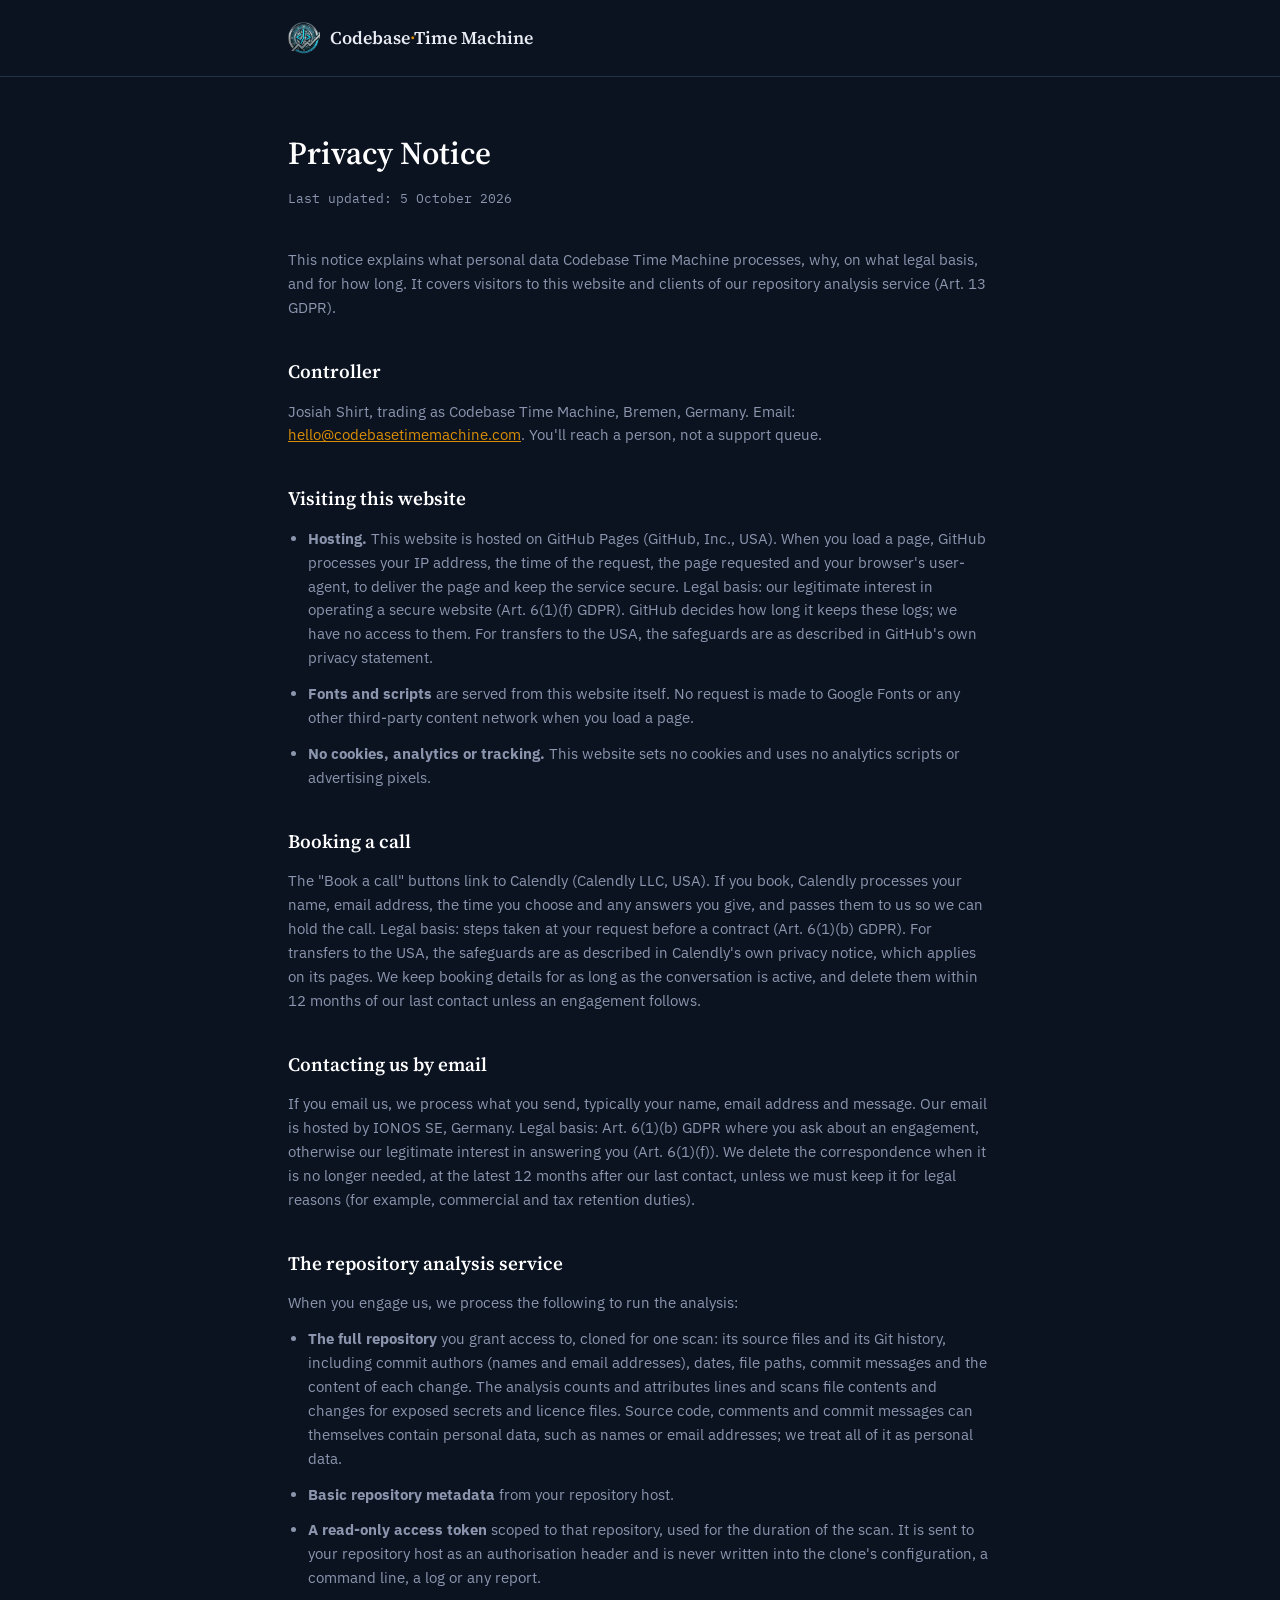
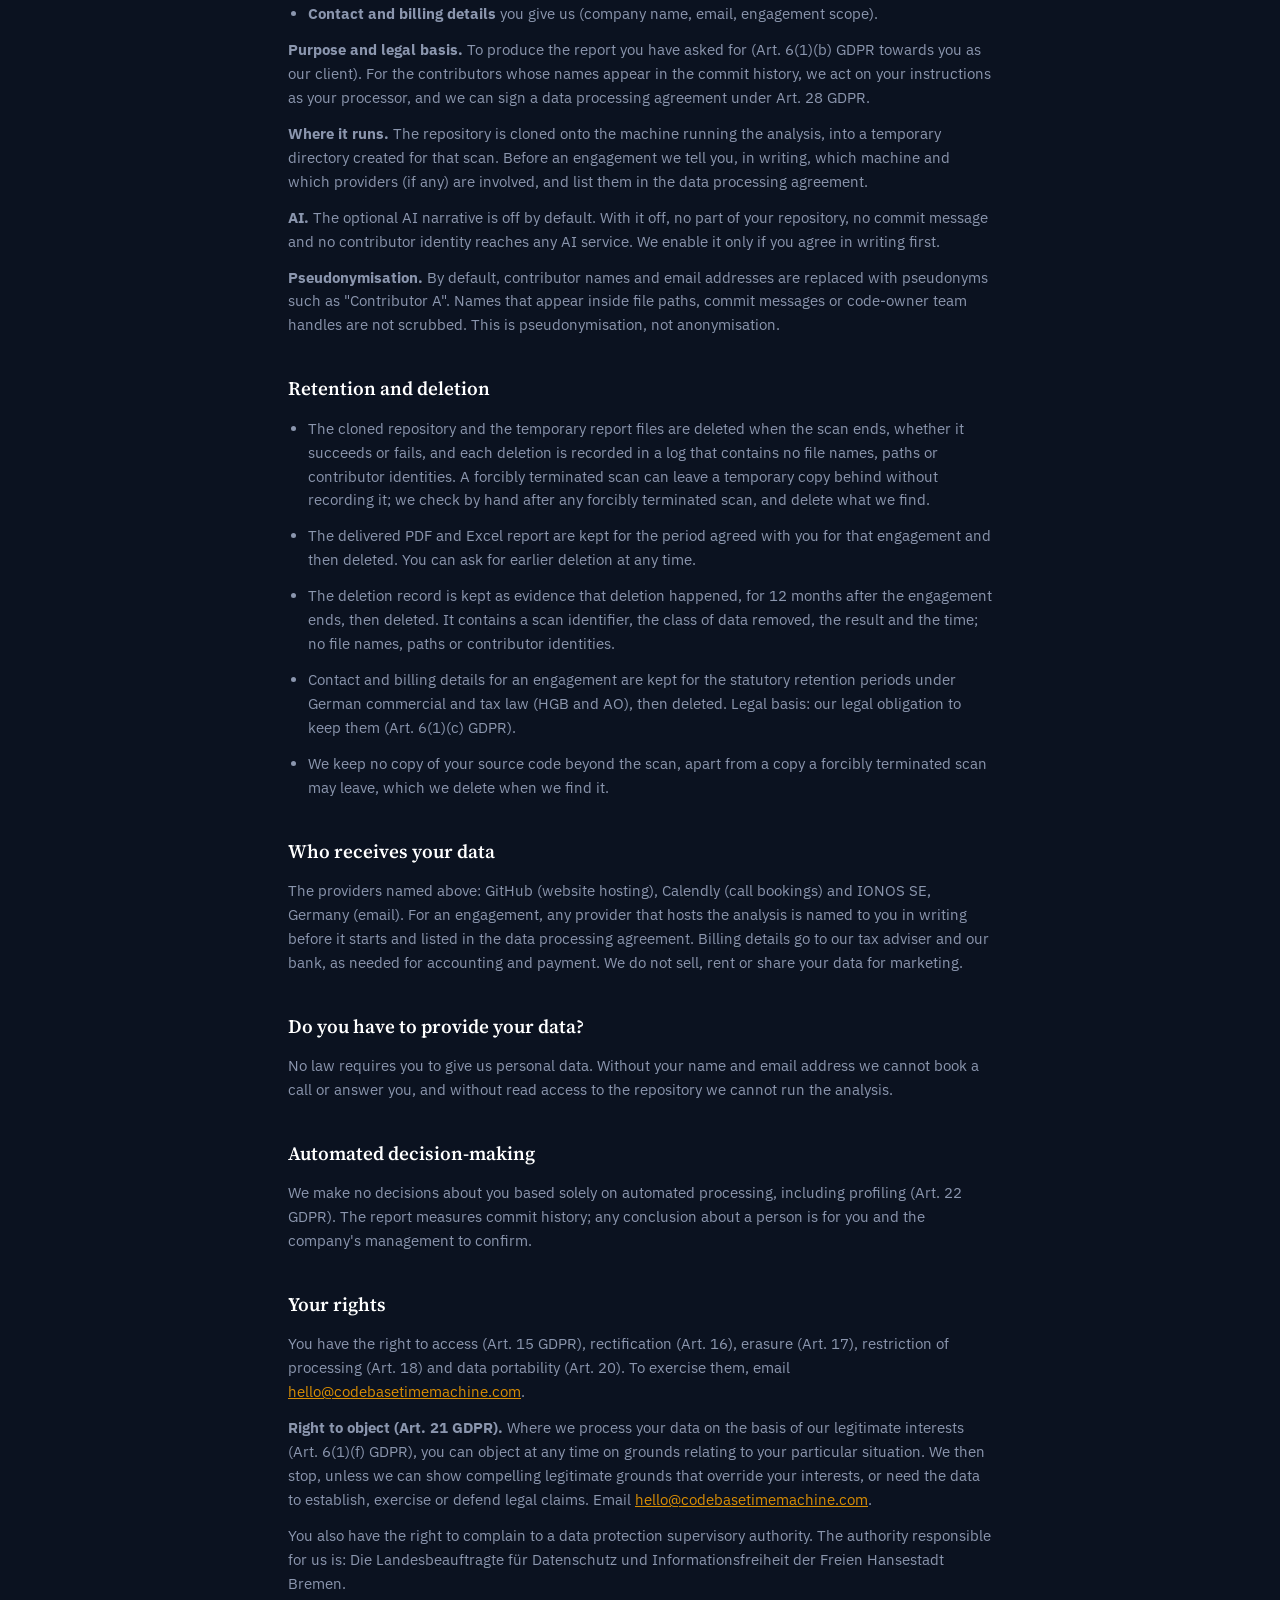
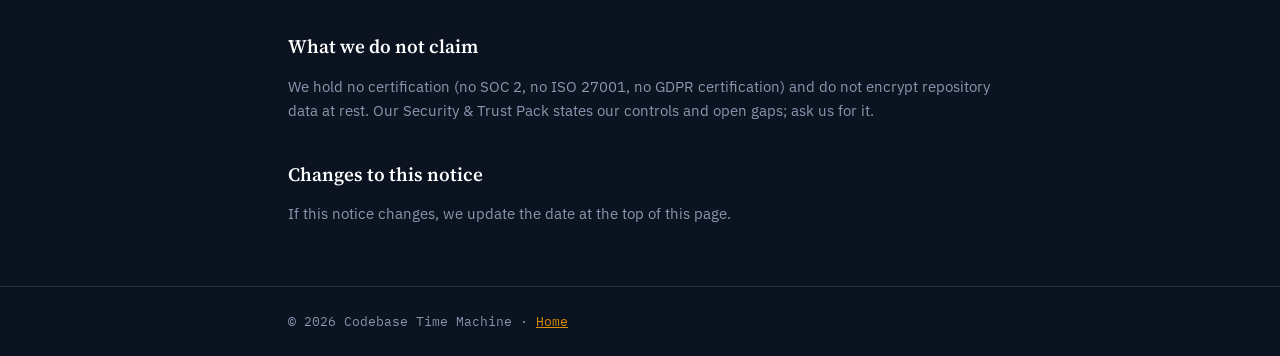
<file: privacy.html>
<!DOCTYPE html>
<html lang="en">
<head>
<meta charset="UTF-8">
<meta name="viewport" content="width=device-width, initial-scale=1.0">
<title>Privacy Notice — Codebase Time Machine</title>
<meta name="description" content="How Codebase Time Machine handles personal data: website hosting, call bookings, email, and the repository analysis service, with legal bases, retention and your rights under the GDPR.">
<meta property="og:url" content="https://codebasetimemachine.com/privacy.html">
<link rel="canonical" href="https://codebasetimemachine.com/privacy.html">
<meta property="og:type" content="website">
<meta property="og:title" content="Privacy Notice — Codebase Time Machine">
<meta property="og:description" content="How Codebase Time Machine handles personal data, with legal bases, retention and your rights under the GDPR.">
<meta name="twitter:card" content="summary">
<meta name="twitter:title" content="Privacy Notice — Codebase Time Machine">
<meta name="twitter:description" content="How Codebase Time Machine handles personal data, with legal bases, retention and your rights under the GDPR.">
<link rel="icon" type="image/png" href="favicon.png">
<link href="assets/fonts.css" rel="stylesheet">
<style>
  :root{
    --ink:#0B1220; --panel:#111A2C; --line:#26314A; --text:#E9ECF3; --muted:#8B96AE; --amber:#D98E04;
  }
  *{box-sizing:border-box;margin:0;padding:0;}
  body{background:var(--ink);color:var(--text);font-family:'IBM Plex Sans',sans-serif;line-height:1.65;}
  .wrap{max-width:760px;margin:0 auto;padding:0 28px;}
  nav{border-bottom:1px solid var(--line);padding:22px 0;margin-bottom:50px;}
  .brand{font-family:'Source Serif 4',serif;font-weight:600;font-size:18px;}
  .brand .dot{color:var(--amber);}
  .brand a{color:inherit;text-decoration:none;}
  h1{font-family:'Source Serif 4',serif;font-size:32px;font-weight:600;margin-bottom:8px;color:#fff;}
  .updated{font-family:'IBM Plex Mono',monospace;font-size:12.5px;color:var(--muted);margin-bottom:40px;}
  h2{font-family:'Source Serif 4',serif;font-size:19px;font-weight:600;color:#fff;margin:36px 0 12px;}
  p, li{color:var(--muted);font-size:14.5px;margin-bottom:12px;}
  li{margin-left:20px;}
  a{color:var(--amber);}
  @media (max-width:700px){ p a[href^="mailto:"], footer a{display:inline-block;padding:12px 0;min-height:44px;line-height:20px;} footer a{min-width:44px;text-align:center;} .brand a{min-height:44px;} }
  footer{border-top:1px solid var(--line);margin-top:60px;padding:24px 0;font-size:12.5px;color:var(--muted);font-family:'IBM Plex Mono',monospace;}
  .nw{white-space:nowrap;}
</style>
</head>
<body>
<nav><div class="wrap brand" style="display:flex;align-items:center;gap:10px;"><a href="index.html" style="display:flex;align-items:center;gap:10px;text-decoration:none;color:inherit;"><img src="logo-icon.png" alt="" style="height:32px;width:auto;display:block;"><span>Codebase<span class="dot">·</span>Time Machine</span></a></div></nav>
<div class="wrap">
  <h1>Privacy Notice</h1>
  <p class="updated">Last updated: 5 October 2026</p>

  <p>This notice explains what personal data Codebase Time Machine processes, why, on what legal basis, and for how long. It covers visitors to this website and clients of our repository analysis service (Art. 13 GDPR).</p>

  <h2>Controller</h2>
  <p>Josiah Shirt, trading as Codebase Time Machine, Bremen, Germany. Email: <span class="nw"><a href="mailto:hello@codebasetimemachine.com">hello@codebasetimemachine.com</a>.</span> You'll reach a person, not a support queue.</p>

  <h2>Visiting this website</h2>
  <ul>
    <li><strong>Hosting.</strong> This website is hosted on GitHub Pages (GitHub, Inc., USA). When you load a page, GitHub processes your IP address, the time of the request, the page requested and your browser's user-agent, to deliver the page and keep the service secure. Legal basis: our legitimate interest in operating a secure website (Art. 6(1)(f) GDPR). GitHub decides how long it keeps these logs; we have no access to them. For transfers to the USA, the safeguards are as described in GitHub's own privacy statement.</li>
    <li><strong>Fonts and scripts</strong> are served from this website itself. No request is made to Google Fonts or any other third-party content network when you load a page.</li>
    <li><strong>No cookies, analytics or tracking.</strong> This website sets no cookies and uses no analytics scripts or advertising pixels.</li>
  </ul>

  <h2>Booking a call</h2>
  <p>The "Book a call" buttons link to Calendly (Calendly LLC, USA). If you book, Calendly processes your name, email address, the time you choose and any answers you give, and passes them to us so we can hold the call. Legal basis: steps taken at your request before a contract (Art. 6(1)(b) GDPR). For transfers to the USA, the safeguards are as described in Calendly's own privacy notice, which applies on its pages. We keep booking details for as long as the conversation is active, and delete them within 12 months of our last contact unless an engagement follows.</p>

  <h2>Contacting us by email</h2>
  <p>If you email us, we process what you send, typically your name, email address and message. Our email is hosted by IONOS SE, Germany. Legal basis: Art. 6(1)(b) GDPR where you ask about an engagement, otherwise our legitimate interest in answering you (Art. 6(1)(f)). We delete the correspondence when it is no longer needed, at the latest 12 months after our last contact, unless we must keep it for legal reasons (for example, commercial and tax retention duties).</p>

  <h2>The repository analysis service</h2>
  <p>When you engage us, we process the following to run the analysis:</p>
  <ul>
    <li><strong>The full repository</strong> you grant access to, cloned for one scan: its source files and its Git history, including commit authors (names and email addresses), dates, file paths, commit messages and the content of each change. The analysis counts and attributes lines and scans file contents and changes for exposed secrets and licence files. Source code, comments and commit messages can themselves contain personal data, such as names or email addresses; we treat all of it as personal data.</li>
    <li><strong>Basic repository metadata</strong> from your repository host.</li>
    <li><strong>A read-only access token</strong> scoped to that repository, used for the duration of the scan. It is sent to your repository host as an authorisation header and is never written into the clone's configuration, a command line, a log or any report.</li>
    <li><strong>Contact and billing details</strong> you give us (company name, email, engagement scope).</li>
  </ul>
  <p><strong>Purpose and legal basis.</strong> To produce the report you have asked for (Art. 6(1)(b) GDPR towards you as our client). For the contributors whose names appear in the commit history, we act on your instructions as your processor, and we can sign a data processing agreement under Art. 28 GDPR.</p>
  <p><strong>Where it runs.</strong> The repository is cloned onto the machine running the analysis, into a temporary directory created for that scan. Before an engagement we tell you, in writing, which machine and which providers (if any) are involved, and list them in the data processing agreement.</p>
  <p><strong>AI.</strong> The optional AI narrative is off by default. With it off, no part of your repository, no commit message and no contributor identity reaches any AI service. We enable it only if you agree in writing first.</p>
  <p><strong>Pseudonymisation.</strong> By default, contributor names and email addresses are replaced with pseudonyms such as "Contributor A". Names that appear inside file paths, commit messages or code-owner team handles are not scrubbed. This is pseudonymisation, not anonymisation.</p>

  <h2>Retention and deletion</h2>
  <ul>
    <li>The cloned repository and the temporary report files are deleted when the scan ends, whether it succeeds or fails, and each deletion is recorded in a log that contains no file names, paths or contributor identities. A forcibly terminated scan can leave a temporary copy behind without recording it; we check by hand after any forcibly terminated scan, and delete what we find.</li>
    <li>The delivered PDF and Excel report are kept for the period agreed with you for that engagement and then deleted. You can ask for earlier deletion at any time.</li>
    <li>The deletion record is kept as evidence that deletion happened, for 12 months after the engagement ends, then deleted. It contains a scan identifier, the class of data removed, the result and the time; no file names, paths or contributor identities.</li>
    <li>Contact and billing details for an engagement are kept for the statutory retention periods under German commercial and tax law (HGB and AO), then deleted. Legal basis: our legal obligation to keep them (Art. 6(1)(c) GDPR).</li>
    <li>We keep no copy of your source code beyond the scan, apart from a copy a forcibly terminated scan may leave, which we delete when we find it.</li>
  </ul>

  <h2>Who receives your data</h2>
  <p>The providers named above: GitHub (website hosting), Calendly (call bookings) and IONOS SE, Germany (email). For an engagement, any provider that hosts the analysis is named to you in writing before it starts and listed in the data processing agreement. Billing details go to our tax adviser and our bank, as needed for accounting and payment. We do not sell, rent or share your data for marketing.</p>

  <h2>Do you have to provide your data?</h2>
  <p>No law requires you to give us personal data. Without your name and email address we cannot book a call or answer you, and without read access to the repository we cannot run the analysis.</p>

  <h2>Automated decision-making</h2>
  <p>We make no decisions about you based solely on automated processing, including profiling (Art. 22 GDPR). The report measures commit history; any conclusion about a person is for you and the company's management to confirm.</p>

  <h2>Your rights</h2>
  <p>You have the right to access (Art. 15 GDPR), rectification (Art. 16), erasure (Art. 17), restriction of processing (Art. 18) and data portability (Art. 20). To exercise them, email <span class="nw"><a href="mailto:hello@codebasetimemachine.com">hello@codebasetimemachine.com</a>.</span></p>
  <p><strong>Right to object (Art. 21 GDPR).</strong> Where we process your data on the basis of our legitimate interests (Art. 6(1)(f) GDPR), you can object at any time on grounds relating to your particular situation. We then stop, unless we can show compelling legitimate grounds that override your interests, or need the data to establish, exercise or defend legal claims. Email <span class="nw"><a href="mailto:hello@codebasetimemachine.com">hello@codebasetimemachine.com</a>.</span></p>
  <p>You also have the right to complain to a data protection supervisory authority. The authority responsible for us is: Die Landesbeauftragte für Datenschutz und Informationsfreiheit der Freien Hansestadt Bremen.</p>

  <h2>What we do not claim</h2>
  <p>We hold no certification (no SOC 2, no ISO 27001, no GDPR certification) and do not encrypt repository data at rest. Our Security &amp; Trust Pack states our controls and open gaps; ask us for it.</p>

  <h2>Changes to this notice</h2>
  <p>If this notice changes, we update the date at the top of this page.</p>
</div>
<footer><div class="wrap">© 2026 Codebase Time Machine · <a href="index.html">Home</a></div></footer>
</body>
</html>
</file>
<file: assets/fonts.css>
/* Self-hosted Google Fonts (latin, latin-ext): Source Serif 4, IBM Plex Sans, IBM Plex Mono. SIL Open Font License 1.1. */
@font-face {
  font-family: 'IBM Plex Mono';
  font-style: normal;
  font-weight: 400;
  font-display: swap;
  src: url(fonts/1969f6ffdb.woff2) format('woff2');
  unicode-range: U+0100-02BA, U+02BD-02C5, U+02C7-02CC, U+02CE-02D7, U+02DD-02FF, U+0304, U+0308, U+0329, U+1D00-1DBF, U+1E00-1E9F, U+1EF2-1EFF, U+2020, U+20A0-20AB, U+20AD-20C0, U+2113, U+2C60-2C7F, U+A720-A7FF;
}
@font-face {
  font-family: 'IBM Plex Mono';
  font-style: normal;
  font-weight: 400;
  font-display: swap;
  src: url(fonts/e2661bcc0d.woff2) format('woff2');
  unicode-range: U+0000-00FF, U+0131, U+0152-0153, U+02BB-02BC, U+02C6, U+02DA, U+02DC, U+0304, U+0308, U+0329, U+2000-206F, U+20AC, U+2122, U+2191, U+2193, U+2212, U+2215, U+FEFF, U+FFFD;
}
@font-face {
  font-family: 'IBM Plex Mono';
  font-style: normal;
  font-weight: 500;
  font-display: swap;
  src: url(fonts/93cfae71a5.woff2) format('woff2');
  unicode-range: U+0100-02BA, U+02BD-02C5, U+02C7-02CC, U+02CE-02D7, U+02DD-02FF, U+0304, U+0308, U+0329, U+1D00-1DBF, U+1E00-1E9F, U+1EF2-1EFF, U+2020, U+20A0-20AB, U+20AD-20C0, U+2113, U+2C60-2C7F, U+A720-A7FF;
}
@font-face {
  font-family: 'IBM Plex Mono';
  font-style: normal;
  font-weight: 500;
  font-display: swap;
  src: url(fonts/0bc96cd0d5.woff2) format('woff2');
  unicode-range: U+0000-00FF, U+0131, U+0152-0153, U+02BB-02BC, U+02C6, U+02DA, U+02DC, U+0304, U+0308, U+0329, U+2000-206F, U+20AC, U+2122, U+2191, U+2193, U+2212, U+2215, U+FEFF, U+FFFD;
}
@font-face {
  font-family: 'IBM Plex Mono';
  font-style: normal;
  font-weight: 600;
  font-display: swap;
  src: url(fonts/a73533172c.woff2) format('woff2');
  unicode-range: U+0100-02BA, U+02BD-02C5, U+02C7-02CC, U+02CE-02D7, U+02DD-02FF, U+0304, U+0308, U+0329, U+1D00-1DBF, U+1E00-1E9F, U+1EF2-1EFF, U+2020, U+20A0-20AB, U+20AD-20C0, U+2113, U+2C60-2C7F, U+A720-A7FF;
}
@font-face {
  font-family: 'IBM Plex Mono';
  font-style: normal;
  font-weight: 600;
  font-display: swap;
  src: url(fonts/1b581b1518.woff2) format('woff2');
  unicode-range: U+0000-00FF, U+0131, U+0152-0153, U+02BB-02BC, U+02C6, U+02DA, U+02DC, U+0304, U+0308, U+0329, U+2000-206F, U+20AC, U+2122, U+2191, U+2193, U+2212, U+2215, U+FEFF, U+FFFD;
}
@font-face {
  font-family: 'IBM Plex Sans';
  font-style: normal;
  font-weight: 400;
  font-stretch: 100%;
  font-display: swap;
  src: url(fonts/632855d1d7.woff2) format('woff2');
  unicode-range: U+0100-02BA, U+02BD-02C5, U+02C7-02CC, U+02CE-02D7, U+02DD-02FF, U+0304, U+0308, U+0329, U+1D00-1DBF, U+1E00-1E9F, U+1EF2-1EFF, U+2020, U+20A0-20AB, U+20AD-20C0, U+2113, U+2C60-2C7F, U+A720-A7FF;
}
@font-face {
  font-family: 'IBM Plex Sans';
  font-style: normal;
  font-weight: 400;
  font-stretch: 100%;
  font-display: swap;
  src: url(fonts/868a235a9c.woff2) format('woff2');
  unicode-range: U+0000-00FF, U+0131, U+0152-0153, U+02BB-02BC, U+02C6, U+02DA, U+02DC, U+0304, U+0308, U+0329, U+2000-206F, U+20AC, U+2122, U+2191, U+2193, U+2212, U+2215, U+FEFF, U+FFFD;
}
@font-face {
  font-family: 'IBM Plex Sans';
  font-style: normal;
  font-weight: 500;
  font-stretch: 100%;
  font-display: swap;
  src: url(fonts/632855d1d7.woff2) format('woff2');
  unicode-range: U+0100-02BA, U+02BD-02C5, U+02C7-02CC, U+02CE-02D7, U+02DD-02FF, U+0304, U+0308, U+0329, U+1D00-1DBF, U+1E00-1E9F, U+1EF2-1EFF, U+2020, U+20A0-20AB, U+20AD-20C0, U+2113, U+2C60-2C7F, U+A720-A7FF;
}
@font-face {
  font-family: 'IBM Plex Sans';
  font-style: normal;
  font-weight: 500;
  font-stretch: 100%;
  font-display: swap;
  src: url(fonts/868a235a9c.woff2) format('woff2');
  unicode-range: U+0000-00FF, U+0131, U+0152-0153, U+02BB-02BC, U+02C6, U+02DA, U+02DC, U+0304, U+0308, U+0329, U+2000-206F, U+20AC, U+2122, U+2191, U+2193, U+2212, U+2215, U+FEFF, U+FFFD;
}
@font-face {
  font-family: 'IBM Plex Sans';
  font-style: normal;
  font-weight: 600;
  font-stretch: 100%;
  font-display: swap;
  src: url(fonts/632855d1d7.woff2) format('woff2');
  unicode-range: U+0100-02BA, U+02BD-02C5, U+02C7-02CC, U+02CE-02D7, U+02DD-02FF, U+0304, U+0308, U+0329, U+1D00-1DBF, U+1E00-1E9F, U+1EF2-1EFF, U+2020, U+20A0-20AB, U+20AD-20C0, U+2113, U+2C60-2C7F, U+A720-A7FF;
}
@font-face {
  font-family: 'IBM Plex Sans';
  font-style: normal;
  font-weight: 600;
  font-stretch: 100%;
  font-display: swap;
  src: url(fonts/868a235a9c.woff2) format('woff2');
  unicode-range: U+0000-00FF, U+0131, U+0152-0153, U+02BB-02BC, U+02C6, U+02DA, U+02DC, U+0304, U+0308, U+0329, U+2000-206F, U+20AC, U+2122, U+2191, U+2193, U+2212, U+2215, U+FEFF, U+FFFD;
}
@font-face {
  font-family: 'IBM Plex Sans';
  font-style: normal;
  font-weight: 700;
  font-stretch: 100%;
  font-display: swap;
  src: url(fonts/632855d1d7.woff2) format('woff2');
  unicode-range: U+0100-02BA, U+02BD-02C5, U+02C7-02CC, U+02CE-02D7, U+02DD-02FF, U+0304, U+0308, U+0329, U+1D00-1DBF, U+1E00-1E9F, U+1EF2-1EFF, U+2020, U+20A0-20AB, U+20AD-20C0, U+2113, U+2C60-2C7F, U+A720-A7FF;
}
@font-face {
  font-family: 'IBM Plex Sans';
  font-style: normal;
  font-weight: 700;
  font-stretch: 100%;
  font-display: swap;
  src: url(fonts/868a235a9c.woff2) format('woff2');
  unicode-range: U+0000-00FF, U+0131, U+0152-0153, U+02BB-02BC, U+02C6, U+02DA, U+02DC, U+0304, U+0308, U+0329, U+2000-206F, U+20AC, U+2122, U+2191, U+2193, U+2212, U+2215, U+FEFF, U+FFFD;
}
@font-face {
  font-family: 'Source Serif 4';
  font-style: italic;
  font-weight: 500;
  font-display: swap;
  src: url(fonts/a482884de3.woff2) format('woff2');
  unicode-range: U+0100-02BA, U+02BD-02C5, U+02C7-02CC, U+02CE-02D7, U+02DD-02FF, U+0304, U+0308, U+0329, U+1D00-1DBF, U+1E00-1E9F, U+1EF2-1EFF, U+2020, U+20A0-20AB, U+20AD-20C0, U+2113, U+2C60-2C7F, U+A720-A7FF;
}
@font-face {
  font-family: 'Source Serif 4';
  font-style: italic;
  font-weight: 500;
  font-display: swap;
  src: url(fonts/3895f15a60.woff2) format('woff2');
  unicode-range: U+0000-00FF, U+0131, U+0152-0153, U+02BB-02BC, U+02C6, U+02DA, U+02DC, U+0304, U+0308, U+0329, U+2000-206F, U+20AC, U+2122, U+2191, U+2193, U+2212, U+2215, U+FEFF, U+FFFD;
}
@font-face {
  font-family: 'Source Serif 4';
  font-style: normal;
  font-weight: 500;
  font-display: swap;
  src: url(fonts/f9c768ee61.woff2) format('woff2');
  unicode-range: U+0100-02BA, U+02BD-02C5, U+02C7-02CC, U+02CE-02D7, U+02DD-02FF, U+0304, U+0308, U+0329, U+1D00-1DBF, U+1E00-1E9F, U+1EF2-1EFF, U+2020, U+20A0-20AB, U+20AD-20C0, U+2113, U+2C60-2C7F, U+A720-A7FF;
}
@font-face {
  font-family: 'Source Serif 4';
  font-style: normal;
  font-weight: 500;
  font-display: swap;
  src: url(fonts/167ee9c3c9.woff2) format('woff2');
  unicode-range: U+0000-00FF, U+0131, U+0152-0153, U+02BB-02BC, U+02C6, U+02DA, U+02DC, U+0304, U+0308, U+0329, U+2000-206F, U+20AC, U+2122, U+2191, U+2193, U+2212, U+2215, U+FEFF, U+FFFD;
}
@font-face {
  font-family: 'Source Serif 4';
  font-style: normal;
  font-weight: 600;
  font-display: swap;
  src: url(fonts/f9c768ee61.woff2) format('woff2');
  unicode-range: U+0100-02BA, U+02BD-02C5, U+02C7-02CC, U+02CE-02D7, U+02DD-02FF, U+0304, U+0308, U+0329, U+1D00-1DBF, U+1E00-1E9F, U+1EF2-1EFF, U+2020, U+20A0-20AB, U+20AD-20C0, U+2113, U+2C60-2C7F, U+A720-A7FF;
}
@font-face {
  font-family: 'Source Serif 4';
  font-style: normal;
  font-weight: 600;
  font-display: swap;
  src: url(fonts/167ee9c3c9.woff2) format('woff2');
  unicode-range: U+0000-00FF, U+0131, U+0152-0153, U+02BB-02BC, U+02C6, U+02DA, U+02DC, U+0304, U+0308, U+0329, U+2000-206F, U+20AC, U+2122, U+2191, U+2193, U+2212, U+2215, U+FEFF, U+FFFD;
}
@font-face {
  font-family: 'Source Serif 4';
  font-style: normal;
  font-weight: 700;
  font-display: swap;
  src: url(fonts/f9c768ee61.woff2) format('woff2');
  unicode-range: U+0100-02BA, U+02BD-02C5, U+02C7-02CC, U+02CE-02D7, U+02DD-02FF, U+0304, U+0308, U+0329, U+1D00-1DBF, U+1E00-1E9F, U+1EF2-1EFF, U+2020, U+20A0-20AB, U+20AD-20C0, U+2113, U+2C60-2C7F, U+A720-A7FF;
}
@font-face {
  font-family: 'Source Serif 4';
  font-style: normal;
  font-weight: 700;
  font-display: swap;
  src: url(fonts/167ee9c3c9.woff2) format('woff2');
  unicode-range: U+0000-00FF, U+0131, U+0152-0153, U+02BB-02BC, U+02C6, U+02DA, U+02DC, U+0304, U+0308, U+0329, U+2000-206F, U+20AC, U+2122, U+2191, U+2193, U+2212, U+2215, U+FEFF, U+FFFD;
}
</file>
